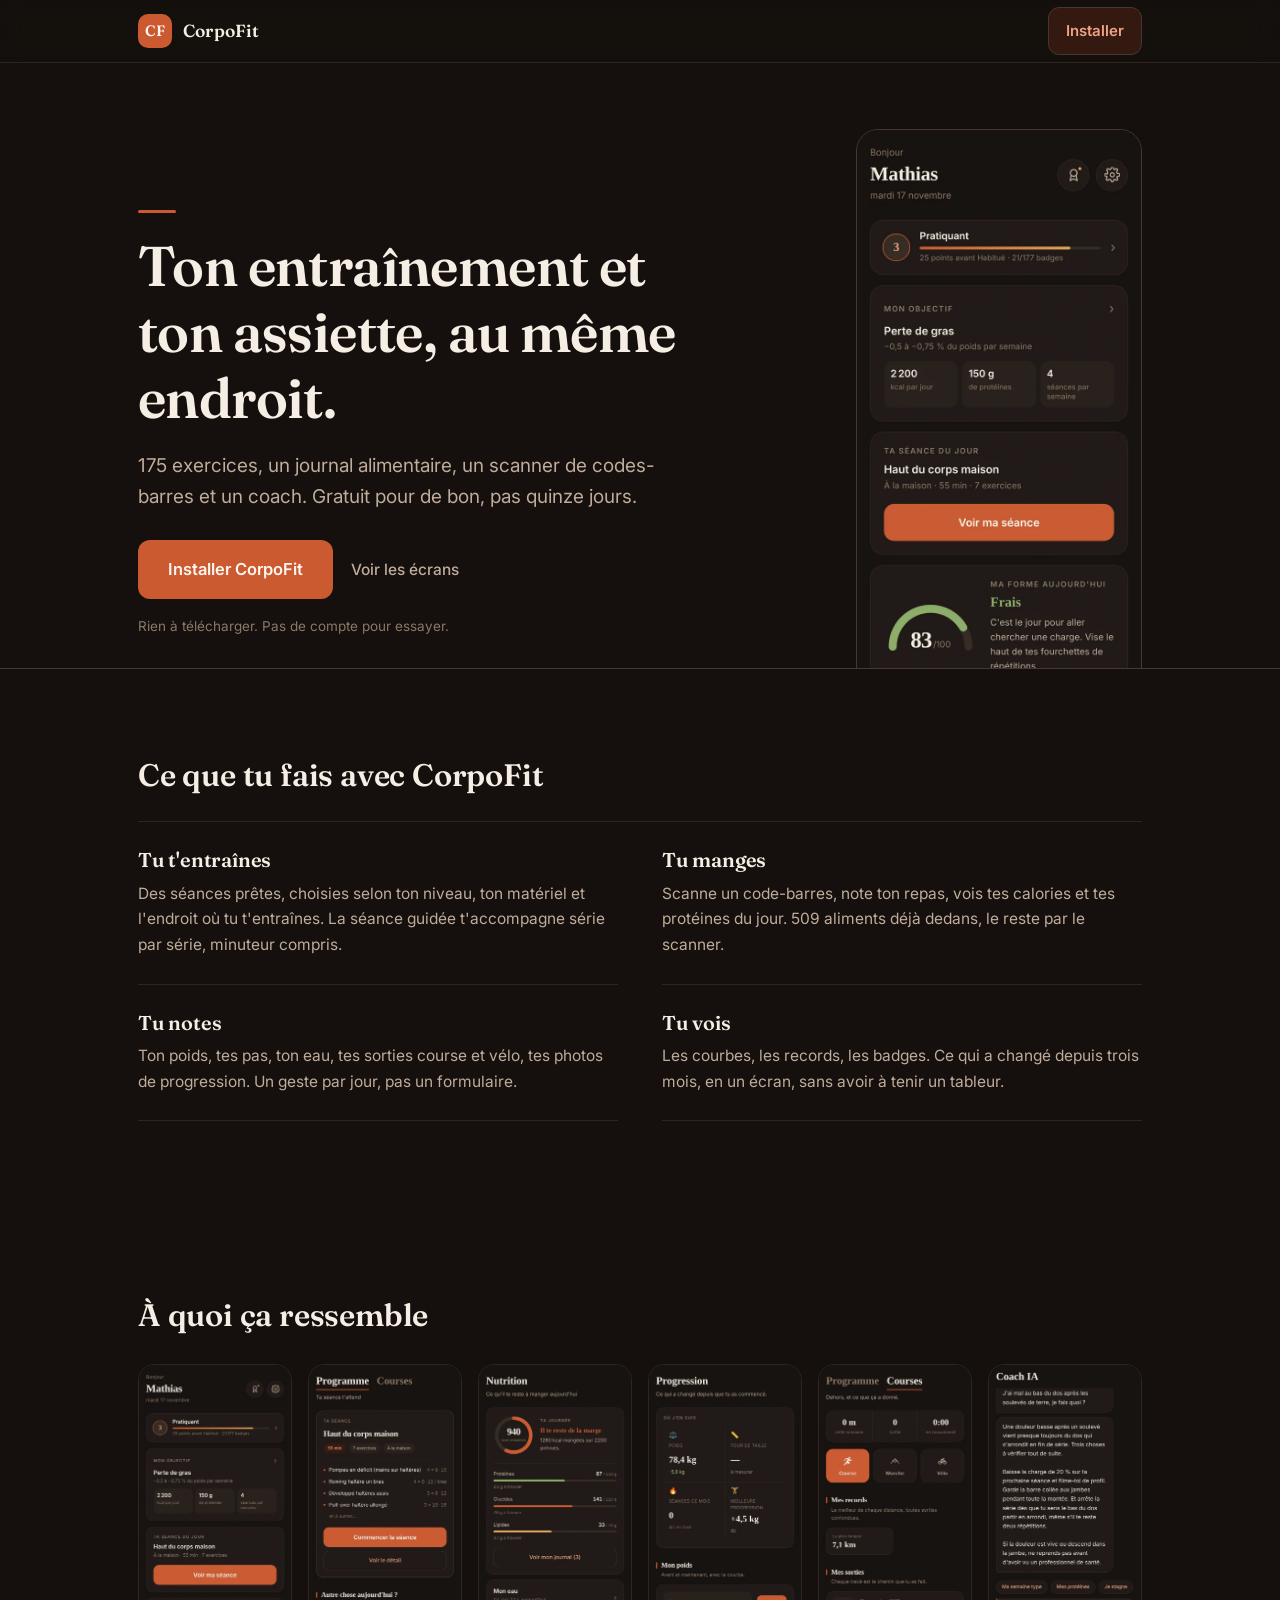
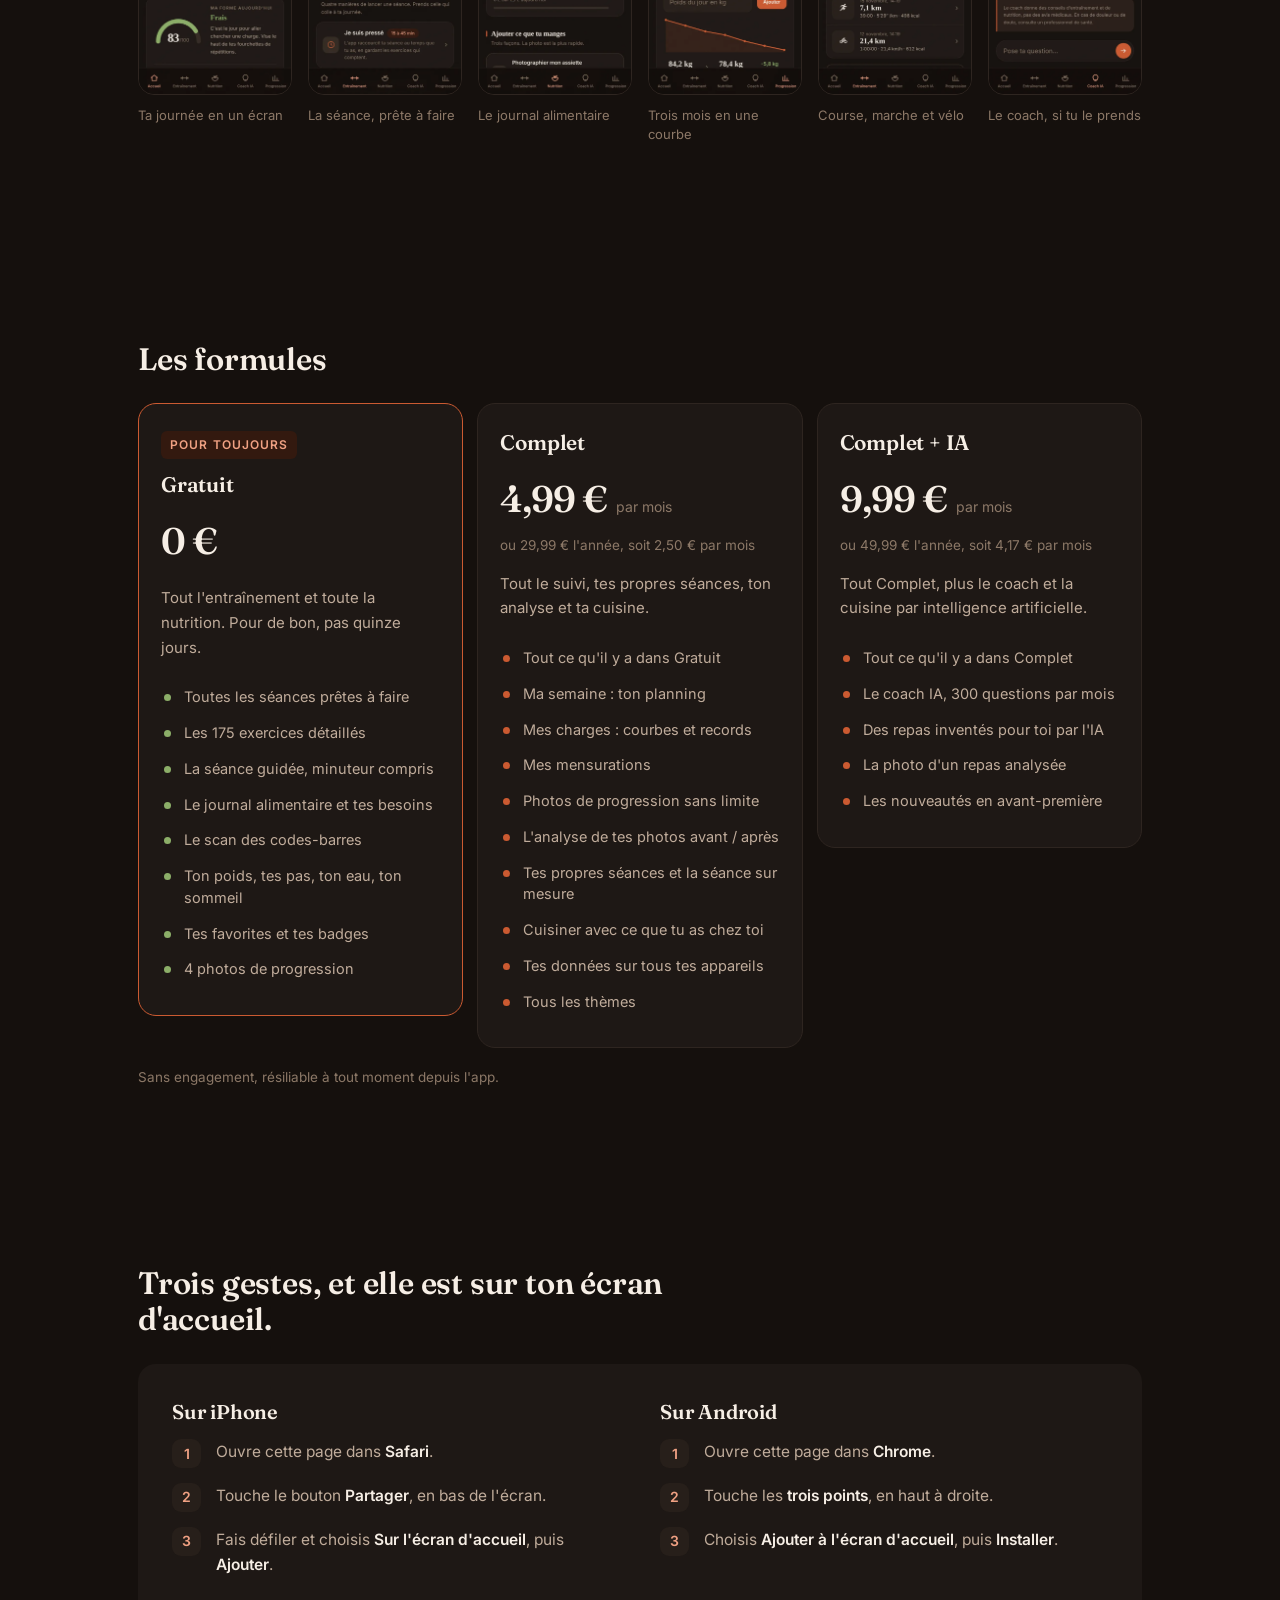
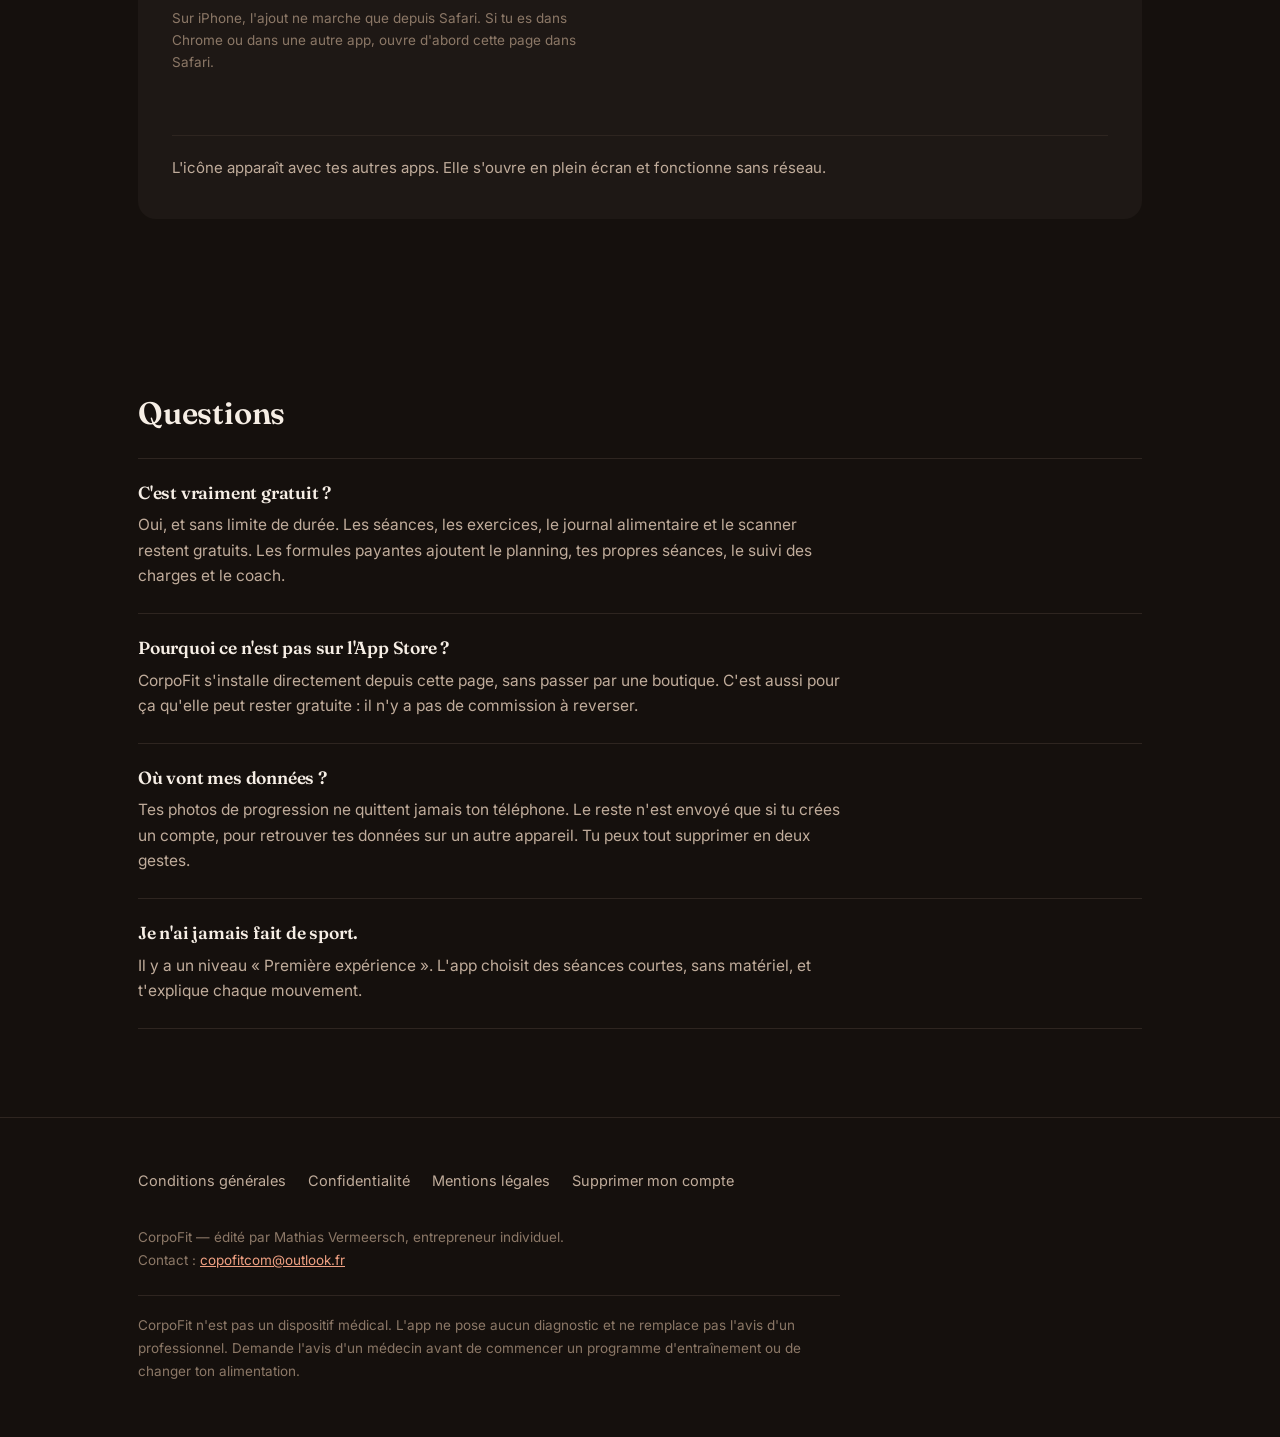
<file: index.html>
<!DOCTYPE html>
<html lang="fr">
<head>
<meta charset="utf-8">
<meta name="viewport" content="width=device-width,initial-scale=1,viewport-fit=cover">
<title>CorpoFit — ton entraînement et ton assiette, au même endroit</title>
<meta name="description" content="175 exercices, un journal alimentaire, un scanner de codes-barres et un coach. Gratuit pour de bon, pas quinze jours. S'installe depuis ton navigateur, sans passer par une boutique.">
<meta name="theme-color" content="#15100D">

<meta property="og:type" content="website">
<meta property="og:title" content="CorpoFit — ton entraînement et ton assiette, au même endroit">
<meta property="og:description" content="175 exercices, un journal alimentaire, un scanner de codes-barres et un coach. Gratuit pour de bon, pas quinze jours.">
<meta property="og:image" content="img/partage.jpg">
<meta property="og:locale" content="fr_FR">
<meta name="twitter:card" content="summary_large_image">

<link rel="preconnect" href="https://fonts.googleapis.com">
<link rel="preconnect" href="https://fonts.gstatic.com" crossorigin>
<link href="https://fonts.googleapis.com/css2?family=Fraunces:opsz,wght@9..144,500;9..144,600&family=Inter:wght@400;500;600&display=swap" rel="stylesheet">

<style>
:root{
  --bg:#15100D; --surface:#1E1815; --surface-2:#271F1A;
  --border:#2E2520; --border-2:#463830;
  --accent:#CB5A31; --accent-ink:#F0A183; --accent-soft:#33190F;
  --text:#F6EEE5; --text-2:#C0AC9B; --text-3:#8C7867;
  --btn-txt:#FFF6EF; --green:#8CAE68;
  --r:18px; --r-s:12px;
  --gut:16px;
}
*{box-sizing:border-box;}
html{-webkit-text-size-adjust:100%;}
body{
  margin:0; background:var(--bg); color:var(--text);
  font-family:'Inter',-apple-system,BlinkMacSystemFont,'Segoe UI',Roboto,sans-serif;
  font-size:16px; line-height:1.65; -webkit-font-smoothing:antialiased;
  overflow-x:hidden;
}
h1,h2,h3{font-family:'Fraunces',Georgia,serif; font-weight:600; line-height:1.18; margin:0; letter-spacing:-.2px;}
p{margin:0;}
a{color:var(--accent-ink);}
a:hover{color:var(--text);}
img{display:block; max-width:100%; height:auto;}
:focus-visible{outline:2px solid var(--accent-ink); outline-offset:3px; border-radius:4px;}

.wrap{max-width:1060px; margin:0 auto; padding:0 var(--gut);}
section{padding:56px 0;}
section > .wrap > h2{font-size:clamp(23px,5.8vw,31px); max-width:17em;}
.rule{width:38px; height:3px; background:var(--accent); border-radius:2px;}

/* ───────── en-tête ───────── */
.bar{position:sticky; top:0; z-index:40; background:rgba(21,16,13,.88); backdrop-filter:blur(12px); border-bottom:1px solid var(--border);}
.bar .wrap{display:flex; align-items:center; justify-content:space-between; height:62px;}
.marque{display:flex; align-items:center; gap:11px; text-decoration:none; color:var(--text); min-height:44px;}
.cf{width:34px; height:34px; border-radius:10px; background:var(--accent); display:flex; align-items:center; justify-content:center;
    font-family:'Fraunces',Georgia,serif; font-weight:600; font-size:15px; color:#FFF6EF; flex:0 0 auto;}
.marque b{font-family:'Fraunces',Georgia,serif; font-weight:600; font-size:17.5px; letter-spacing:.2px;}
.bar .mini{display:flex; align-items:center; font-size:15px; font-weight:600;
  color:var(--accent-ink); text-decoration:none; padding:11px 17px; min-height:44px;
  background:var(--accent-soft); border:1px solid var(--border-2); border-radius:11px;}
.bar .mini:hover{background:var(--accent); color:var(--btn-txt); border-color:var(--accent);}

/* ───────── bandeau navigateur intégré ───────── */
.avis{display:none; background:var(--accent-soft); border-bottom:1px solid var(--border-2); color:var(--accent-ink); font-size:14px;}
.avis.on{display:block;}
.avis .wrap{padding-top:13px; padding-bottom:13px; line-height:1.55;}

/* ───────── héros ───────── */
.heros{padding-top:46px; padding-bottom:0; overflow:hidden; border-bottom:1px solid var(--border-2);}
.heros .wrap{display:grid; gap:34px;}
.h-txt{max-width:560px; padding-bottom:30px;}
.heros h1{font-size:clamp(31px,8.2vw,56px); letter-spacing:-.6px; margin-top:20px;}
.h-sous{color:var(--text-2); font-size:clamp(16px,4vw,19px); margin-top:18px; max-width:30em;}
.h-act{display:flex; flex-wrap:wrap; align-items:center; gap:14px; margin-top:28px;}
.btn{display:inline-block; background:var(--accent); color:var(--btn-txt); text-decoration:none;
     font-size:16.5px; font-weight:600; padding:16px 30px; border-radius:var(--r-s); border:0; cursor:pointer;
     font-family:inherit; min-height:44px;}
.btn:hover{background:#D9663B; color:var(--btn-txt);}
.btn-2{display:inline-block; color:var(--text-2); text-decoration:none; font-size:15.5px; font-weight:500; padding:14px 4px; min-height:44px;}
.btn-2:hover{color:var(--text);}
.h-note{color:var(--text-3); font-size:13.5px; margin-top:16px;}
.h-img{justify-self:center; width:min(268px,74vw); margin-bottom:-56px;}
.h-img img{border-radius:22px; border:1px solid var(--border-2);}

/* ───────── ce que l'app fait ───────── */
.quoi{display:grid; gap:0; margin-top:28px; border-top:1px solid var(--border);}
.quoi > div{padding:26px 0; border-bottom:1px solid var(--border);}
.quoi h3{font-size:20px;}
.quoi p{color:var(--text-2); margin-top:9px; font-size:15.5px; max-width:46em;}

/* ───────── écrans ───────── */
.defil{display:flex; gap:16px; overflow-x:auto; scroll-snap-type:x mandatory;
       padding:4px var(--gut) 20px; margin:26px calc(var(--gut) * -1) 0; -webkit-overflow-scrolling:touch;}
.defil::-webkit-scrollbar{height:6px;}
.defil::-webkit-scrollbar-thumb{background:var(--border-2); border-radius:3px;}
.vign{flex:0 0 auto; width:208px; scroll-snap-align:center; margin:0;}
.vign img{border-radius:16px; border:1px solid var(--border);}
.vign figcaption{color:var(--text-3); font-size:13px; margin-top:11px; line-height:1.5;}

/* ───────── prix ───────── */
.prix{display:grid; gap:14px; margin-top:26px;}
.plan{background:var(--surface); border:1px solid var(--border); border-radius:var(--r); padding:26px 22px 28px;}
.plan.fort{border-color:var(--accent);}
.plan .tag{display:inline-block; font-size:12px; font-weight:600; letter-spacing:1.1px; text-transform:uppercase;
           color:var(--accent-ink); background:var(--accent-soft); border-radius:6px; padding:4px 9px; margin-bottom:13px;}
.plan h3{font-size:21px;}
.plan .euro{display:flex; align-items:baseline; gap:9px; margin-top:13px;}
.plan .gros{font-family:'Fraunces',Georgia,serif; font-size:37px; font-weight:600; letter-spacing:-1px;}
.plan .mois{color:var(--text-3); font-size:14px;}
.plan .an{color:var(--text-3); font-size:13.5px; margin-top:5px;}
.plan .phrase{color:var(--text-2); font-size:15px; margin-top:15px;}
.plan ul{list-style:none; margin:19px 0 0; padding:0;}
.plan li{color:var(--text-2); font-size:14.5px; padding:7px 0 7px 23px; position:relative; line-height:1.5;}
.plan li::before{content:''; position:absolute; left:3px; top:15px; width:7px; height:7px; border-radius:50%; background:var(--accent);}
.plan.fort li::before{background:var(--green);}
.p-note{color:var(--text-3); font-size:13.5px; margin-top:18px;}

/* ───────── installation ───────── */
.poser{background:var(--surface); border-radius:var(--r); padding:30px 22px 32px; margin-top:26px;}
.col{display:none;}
.col.on{display:block;}
.col h3{font-size:20px; margin-bottom:17px;}
.col ol{margin:0; padding-left:0; list-style:none; counter-reset:p;}
.col li{counter-increment:p; position:relative; padding:0 0 19px 44px; color:var(--text-2); font-size:15.5px; line-height:1.6;}
.col li::before{content:counter(p); position:absolute; left:0; top:-1px; width:29px; height:29px; border-radius:9px;
                background:var(--surface-2); color:var(--accent-ink); font-size:14px; font-weight:600;
                display:flex; align-items:center; justify-content:center;}
.col li b{color:var(--text); font-weight:600;}
.bascule{margin-top:6px; background:none; border:0; color:var(--accent-ink); font-family:inherit;
         font-size:14.5px; font-weight:500; cursor:pointer; padding:12px 2px; min-height:44px; text-align:left;}
.bascule:hover{color:var(--text);}
.apres{border-top:1px solid var(--border); margin-top:22px; padding-top:20px; color:var(--text-2); font-size:15px;}
.garde{color:var(--text-3); font-size:13.5px; margin-top:12px; line-height:1.6;}

/* ───────── questions ───────── */
.q{border-top:1px solid var(--border); margin-top:26px;}
.q > div{padding:24px 0; border-bottom:1px solid var(--border);}
.q h3{font-size:17.5px;}
.q p{color:var(--text-2); font-size:15.5px; margin-top:9px; max-width:46em;}

/* ───────── pied ───────── */
footer{border-top:1px solid var(--border); padding:40px 0 54px; color:var(--text-3); font-size:13.5px;}
footer nav{display:flex; flex-wrap:wrap; gap:7px 22px; margin-bottom:22px;}
footer nav a{color:var(--text-2); text-decoration:none; font-size:14.5px; padding:11px 0; display:inline-flex; align-items:center; min-height:44px;}
footer nav a:hover{color:var(--text); text-decoration:underline;}
.f-bloc{line-height:1.75; max-width:52em;}
.f-sante{border-top:1px solid var(--border); margin-top:22px; padding-top:18px; max-width:52em; line-height:1.7;}
.trou{color:#E4B8A2; background:var(--accent-soft); border-radius:5px; padding:1px 6px; font-size:.94em;}

@media (min-width:760px){
  :root{--gut:28px;}
  section{padding:88px 0;}
  .heros{padding-top:66px;}
  .heros .wrap{grid-template-columns:1fr auto; align-items:end; gap:44px;}
  .h-img{width:286px; margin-bottom:-78px; justify-self:end;}
  .quoi{grid-template-columns:1fr 1fr; column-gap:44px;}
  .quoi > div:nth-child(-n+2){border-top:0;}
  .prix{grid-template-columns:repeat(3,1fr); align-items:start;}
  .poser{display:grid; grid-template-columns:1fr 1fr; gap:40px; padding:36px 34px 38px;}
  .poser .deux{grid-column:1 / -1;}
  .defil{display:grid; grid-template-columns:repeat(6,1fr); overflow:visible;
         margin-left:0; margin-right:0; padding-left:0; padding-right:0;}
  .vign{width:auto;}
}
@media (prefers-reduced-motion:no-preference){
  .h-img{animation:monte .7s cubic-bezier(.22,.8,.3,1) both;}
  .h-txt{animation:monte .55s cubic-bezier(.22,.8,.3,1) both;}
  @keyframes monte{from{opacity:0; transform:translateY(16px);} to{opacity:1; transform:none;}}
}
</style>
</head>
<body>

<div class="avis" id="avis" role="status">
  <div class="wrap">Tu es dans le navigateur d'une autre app. Ouvre cette page dans Safari pour pouvoir installer CorpoFit.</div>
</div>

<header class="bar">
  <div class="wrap">
    <a class="marque" href="index.html"><span class="cf" aria-hidden="true">CF</span><b>CorpoFit</b></a>
    <a class="mini" href="#installer">Installer</a>
  </div>
</header>

<main>

  <section class="heros">
    <div class="wrap">
      <div class="h-txt">
        <div class="rule" aria-hidden="true"></div>
        <h1>Ton entraînement et ton assiette, au même endroit.</h1>
        <p class="h-sous">175 exercices, un journal alimentaire, un scanner de codes-barres et un coach. Gratuit pour de bon, pas quinze jours.</p>
        <div class="h-act">
          <a class="btn" href="#installer">Installer CorpoFit</a>
          <a class="btn-2" href="#ecrans">Voir les écrans</a>
        </div>
        <p class="h-note">Rien à télécharger. Pas de compte pour essayer.</p>
      </div>
      <div class="h-img">
        <picture>
          <source srcset="img/accueil.webp" type="image/webp">
          <img src="img/accueil.jpg" width="620" height="1342" fetchpriority="high"
               alt="L'écran d'accueil de CorpoFit : le rang de l'utilisateur, son objectif avec 2 200 kcal et 150 g de protéines par jour, la séance du jour et un indice de forme.">
        </picture>
      </div>
    </div>
  </section>

  <section>
    <div class="wrap">
      <h2>Ce que tu fais avec CorpoFit</h2>
      <div class="quoi">
        <div>
          <h3>Tu t'entraînes</h3>
          <p>Des séances prêtes, choisies selon ton niveau, ton matériel et l'endroit où tu t'entraînes. La séance guidée t'accompagne série par série, minuteur compris.</p>
        </div>
        <div>
          <h3>Tu manges</h3>
          <p>Scanne un code-barres, note ton repas, vois tes calories et tes protéines du jour. 509 aliments déjà dedans, le reste par le scanner.</p>
        </div>
        <div>
          <h3>Tu notes</h3>
          <p>Ton poids, tes pas, ton eau, tes sorties course et vélo, tes photos de progression. Un geste par jour, pas un formulaire.</p>
        </div>
        <div>
          <h3>Tu vois</h3>
          <p>Les courbes, les records, les badges. Ce qui a changé depuis trois mois, en un écran, sans avoir à tenir un tableur.</p>
        </div>
      </div>
    </div>
  </section>

  <section id="ecrans">
    <div class="wrap">
      <h2>À quoi ça ressemble</h2>
    </div>
    <div class="wrap">
      <div class="defil">
        <figure class="vign">
          <picture><source srcset="img/accueil.webp" type="image/webp">
          <img src="img/accueil.jpg" width="620" height="1342" loading="lazy" alt="Écran d'accueil : objectif quotidien, séance du jour et indice de forme."></picture>
          <figcaption>Ta journée en un écran</figcaption>
        </figure>
        <figure class="vign">
          <picture><source srcset="img/entrainement.webp" type="image/webp">
          <img src="img/entrainement.jpg" width="620" height="1342" loading="lazy" alt="Écran d'entraînement : la séance choisie, sa durée et la liste des exercices."></picture>
          <figcaption>La séance, prête à faire</figcaption>
        </figure>
        <figure class="vign">
          <picture><source srcset="img/nutrition.webp" type="image/webp">
          <img src="img/nutrition.jpg" width="620" height="1342" loading="lazy" alt="Écran de nutrition : calories et macronutriments du jour, repas déjà notés."></picture>
          <figcaption>Le journal alimentaire</figcaption>
        </figure>
        <figure class="vign">
          <picture><source srcset="img/progression.webp" type="image/webp">
          <img src="img/progression.jpg" width="620" height="1342" loading="lazy" alt="Écran de progression : courbe de poids sur trois mois et résumé des séances."></picture>
          <figcaption>Trois mois en une courbe</figcaption>
        </figure>
        <figure class="vign">
          <picture><source srcset="img/courses.webp" type="image/webp">
          <img src="img/courses.jpg" width="620" height="1342" loading="lazy" alt="Écran des sorties : une course à pied et une sortie vélo avec distance, durée et calories."></picture>
          <figcaption>Course, marche et vélo</figcaption>
        </figure>
        <figure class="vign">
          <picture><source srcset="img/coach.webp" type="image/webp">
          <img src="img/coach.jpg" width="620" height="1342" loading="lazy" alt="Écran du coach : une question sur une douleur au dos et la réponse détaillée du coach."></picture>
          <figcaption>Le coach, si tu le prends</figcaption>
        </figure>
      </div>
    </div>
  </section>

  <section id="prix">
    <div class="wrap">
      <h2>Les formules</h2>
      <div class="prix">

        <div class="plan fort">
          <span class="tag">Pour toujours</span>
          <h3>Gratuit</h3>
          <div class="euro"><span class="gros">0 €</span></div>
          <p class="phrase">Tout l'entraînement et toute la nutrition. Pour de bon, pas quinze jours.</p>
          <ul>
            <li>Toutes les séances prêtes à faire</li>
            <li>Les 175 exercices détaillés</li>
            <li>La séance guidée, minuteur compris</li>
            <li>Le journal alimentaire et tes besoins</li>
            <li>Le scan des codes-barres</li>
            <li>Ton poids, tes pas, ton eau, ton sommeil</li>
            <li>Tes favorites et tes badges</li>
            <li>4 photos de progression</li>
          </ul>
        </div>

        <div class="plan">
          <h3>Complet</h3>
          <div class="euro"><span class="gros">4,99 €</span><span class="mois">par mois</span></div>
          <p class="an">ou 29,99 € l'année, soit 2,50 € par mois</p>
          <p class="phrase">Tout le suivi, tes propres séances, ton analyse et ta cuisine.</p>
          <ul>
            <li>Tout ce qu'il y a dans Gratuit</li>
            <li>Ma semaine : ton planning</li>
            <li>Mes charges : courbes et records</li>
            <li>Mes mensurations</li>
            <li>Photos de progression sans limite</li>
            <li>L'analyse de tes photos avant / après</li>
            <li>Tes propres séances et la séance sur mesure</li>
            <li>Cuisiner avec ce que tu as chez toi</li>
            <li>Tes données sur tous tes appareils</li>
            <li>Tous les thèmes</li>
          </ul>
        </div>

        <div class="plan">
          <h3>Complet + IA</h3>
          <div class="euro"><span class="gros">9,99 €</span><span class="mois">par mois</span></div>
          <p class="an">ou 49,99 € l'année, soit 4,17 € par mois</p>
          <p class="phrase">Tout Complet, plus le coach et la cuisine par intelligence artificielle.</p>
          <ul>
            <li>Tout ce qu'il y a dans Complet</li>
            <li>Le coach IA, 300 questions par mois</li>
            <li>Des repas inventés pour toi par l'IA</li>
            <li>La photo d'un repas analysée</li>
            <li>Les nouveautés en avant-première</li>
          </ul>
        </div>

      </div>
      <p class="p-note">Sans engagement, résiliable à tout moment depuis l'app.</p>
    </div>
  </section>

  <section id="installer">
    <div class="wrap">
      <h2>Trois gestes, et elle est sur ton écran d'accueil.</h2>

      <div class="poser">

        <div class="col" id="cIos">
          <h3>Sur iPhone</h3>
          <ol>
            <li>Ouvre cette page dans <b>Safari</b>.</li>
            <li>Touche le bouton <b>Partager</b>, en bas de l'écran.</li>
            <li>Fais défiler et choisis <b>Sur l'écran d'accueil</b>, puis <b>Ajouter</b>.</li>
          </ol>
          <p class="garde">Sur iPhone, l'ajout ne marche que depuis Safari. Si tu es dans Chrome ou dans une autre app, ouvre d'abord cette page dans Safari.</p>
        </div>

        <div class="col" id="cDroid">
          <h3>Sur Android</h3>
          <ol>
            <li>Ouvre cette page dans <b>Chrome</b>.</li>
            <li>Touche les <b>trois points</b>, en haut à droite.</li>
            <li>Choisis <b>Ajouter à l'écran d'accueil</b>, puis <b>Installer</b>.</li>
          </ol>
        </div>

        <div class="deux">
          <button class="bascule" id="autre" type="button" hidden></button>
          <p class="apres">L'icône apparaît avec tes autres apps. Elle s'ouvre en plein écran et fonctionne sans réseau.</p>
        </div>

      </div>
    </div>
  </section>

  <section>
    <div class="wrap">
      <h2>Questions</h2>
      <div class="q">
        <div>
          <h3>C'est vraiment gratuit ?</h3>
          <p>Oui, et sans limite de durée. Les séances, les exercices, le journal alimentaire et le scanner restent gratuits. Les formules payantes ajoutent le planning, tes propres séances, le suivi des charges et le coach.</p>
        </div>
        <div>
          <h3>Pourquoi ce n'est pas sur l'App Store ?</h3>
          <p>CorpoFit s'installe directement depuis cette page, sans passer par une boutique. C'est aussi pour ça qu'elle peut rester gratuite : il n'y a pas de commission à reverser.</p>
        </div>
        <div>
          <h3>Où vont mes données ?</h3>
          <p>Tes photos de progression ne quittent jamais ton téléphone. Le reste n'est envoyé que si tu crées un compte, pour retrouver tes données sur un autre appareil. Tu peux tout supprimer en deux gestes.</p>
        </div>
        <div>
          <h3>Je n'ai jamais fait de sport.</h3>
          <p>Il y a un niveau « Première expérience ». L'app choisit des séances courtes, sans matériel, et t'explique chaque mouvement.</p>
        </div>
      </div>
    </div>
  </section>

</main>

<footer>
  <div class="wrap">
    <nav aria-label="Pages légales">
      <a href="cgu.html">Conditions générales</a>
      <a href="confidentialite.html">Confidentialité</a>
      <a href="mentions.html">Mentions légales</a>
      <a href="suppression.html">Supprimer mon compte</a>
    </nav>
    <p class="f-bloc">CorpoFit — édité par Mathias Vermeersch, entrepreneur individuel.<br>
      Contact : <a href="mailto:copofitcom@outlook.fr">copofitcom@outlook.fr</a></p>
    <p class="f-sante">CorpoFit n'est pas un dispositif médical. L'app ne pose aucun diagnostic et ne remplace pas l'avis d'un professionnel. Demande l'avis d'un médecin avant de commencer un programme d'entraînement ou de changer ton alimentation.</p>
  </div>
</footer>

<script>
(function(){
  var ua = navigator.userAgent || '';
  var iOS = /iPad|iPhone|iPod/.test(ua) ||
            (navigator.platform === 'MacIntel' && navigator.maxTouchPoints > 1);
  var droid = /Android/i.test(ua);
  var integre = /FBAN|FBAV|FB_IAB|Instagram|Line\/|Snapchat|TikTok|Twitter|LinkedInApp|Pinterest/i.test(ua);

  var cIos   = document.getElementById('cIos');
  var cDroid = document.getElementById('cDroid');
  var autre  = document.getElementById('autre');

  /* Ordinateur ou mobile inconnu : les deux colonnes, sans bascule. */
  if(!iOS && !droid){
    cIos.classList.add('on');
    cDroid.classList.add('on');
  }else{
    (iOS ? cIos : cDroid).classList.add('on');
    autre.hidden = false;
    autre.textContent = iOS ? 'Je suis sur Android' : 'Je suis sur iPhone';
    autre.addEventListener('click', function(){
      var surIos = cIos.classList.contains('on');
      cIos.classList.toggle('on', !surIos);
      cDroid.classList.toggle('on', surIos);
      autre.textContent = surIos ? 'Je suis sur iPhone' : 'Je suis sur Android';
    });
  }

  /* Dans Instagram ou Messenger, « Sur l'écran d'accueil » n'existe pas :
     on le dit avant que la personne cherche. */
  if(integre) document.getElementById('avis').classList.add('on');
})();
</script>

</body>
</html>
</file>
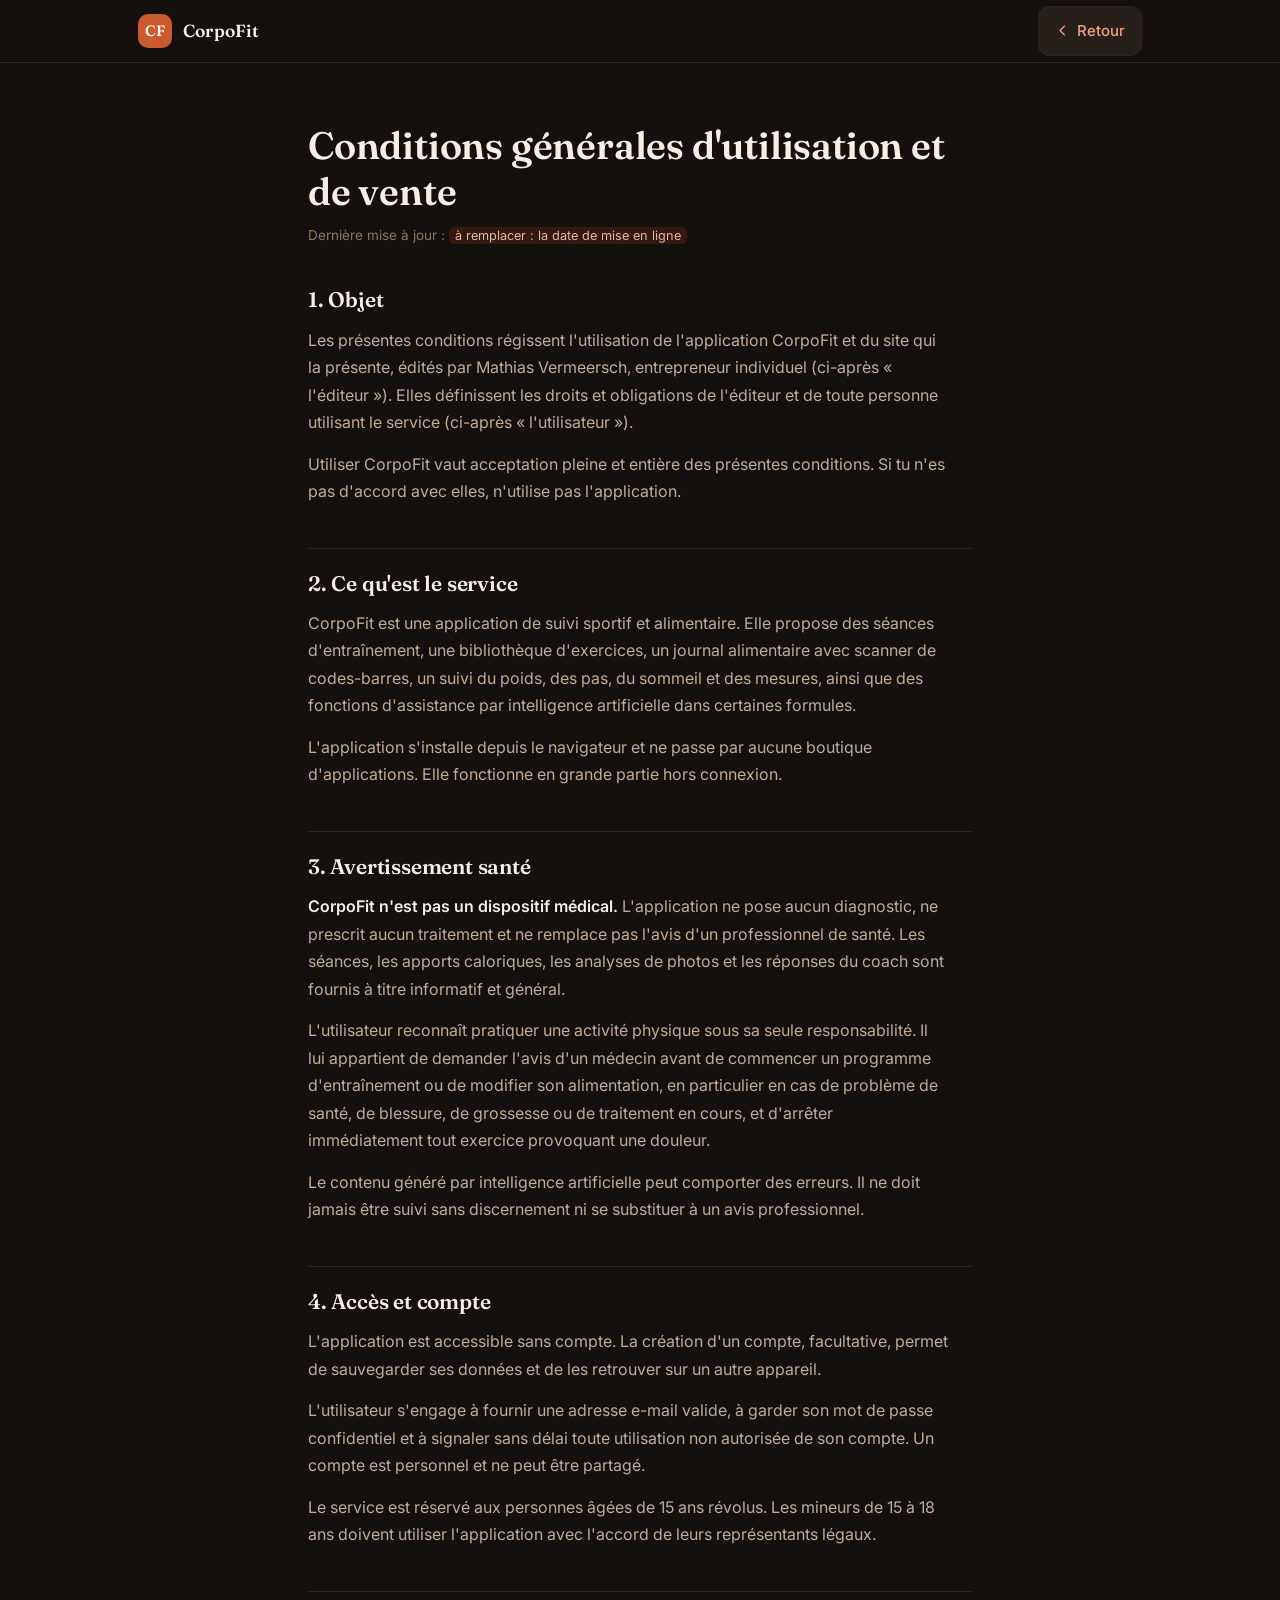
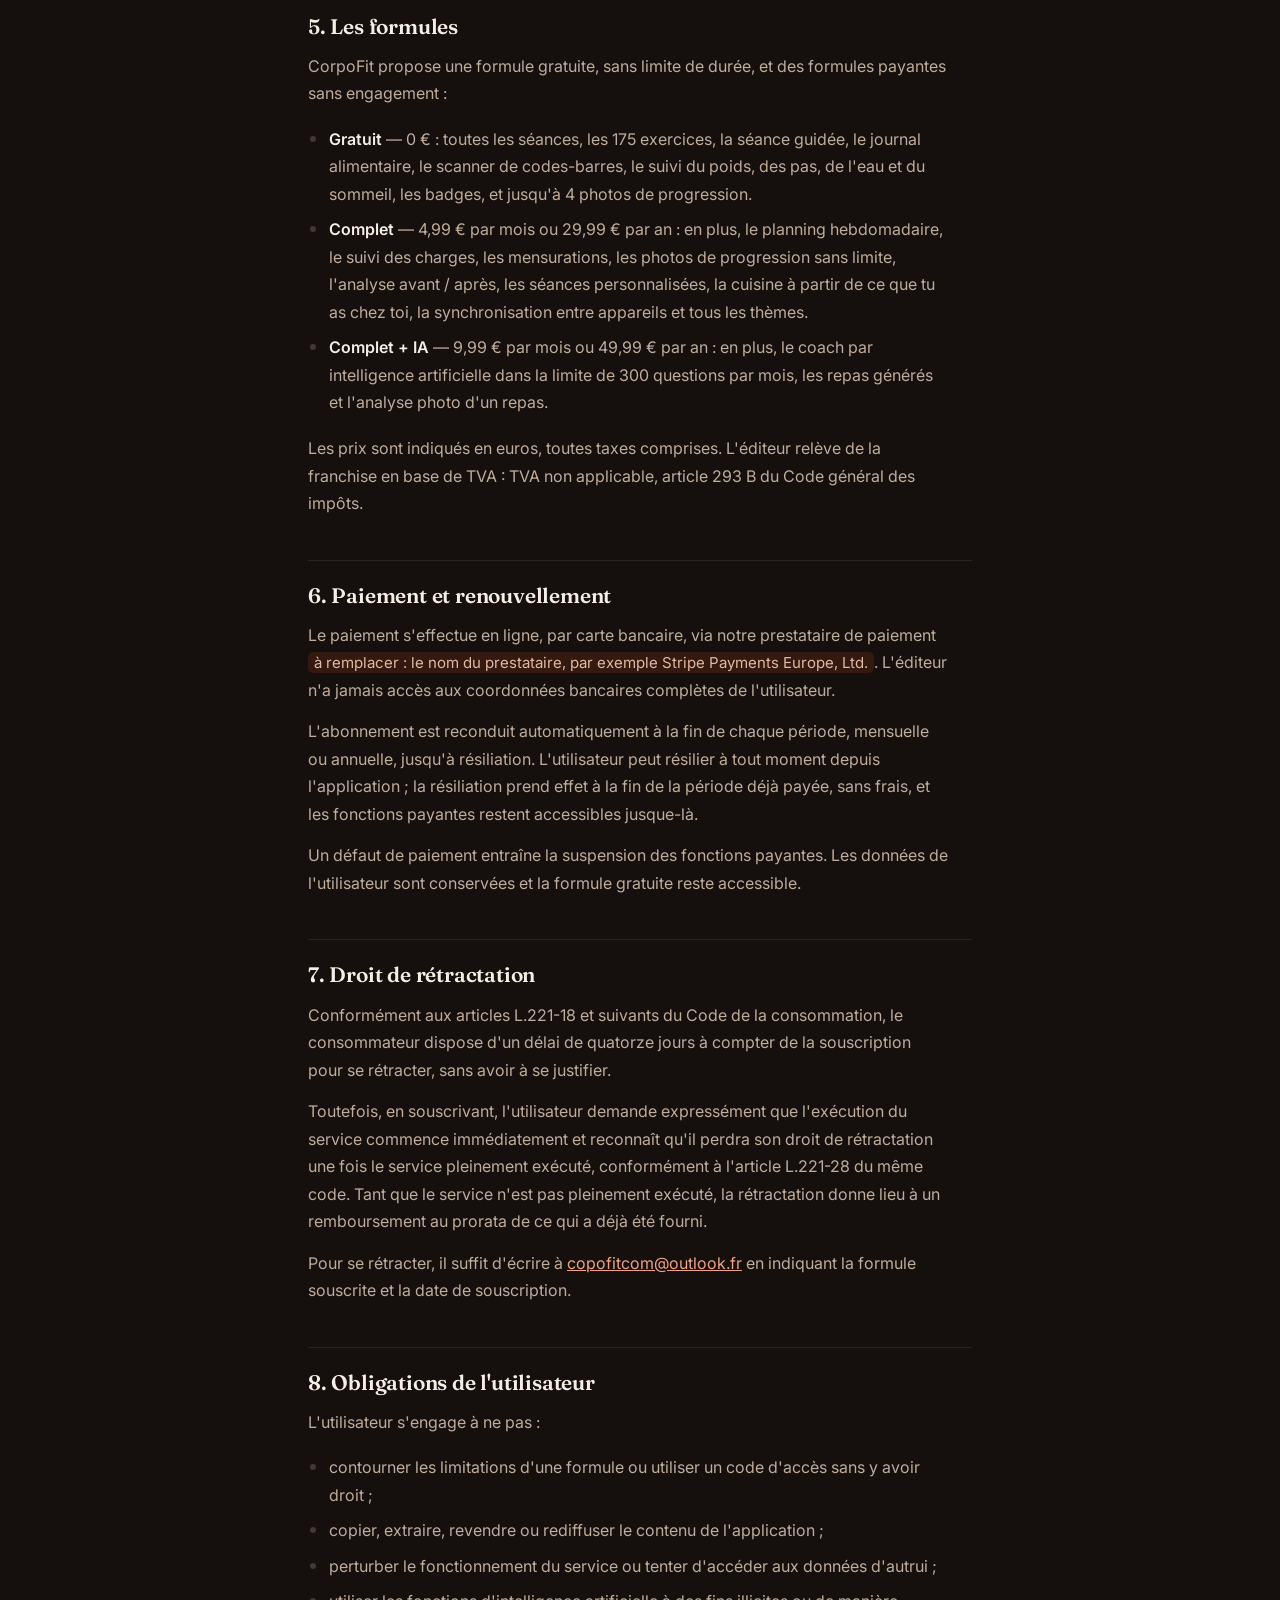
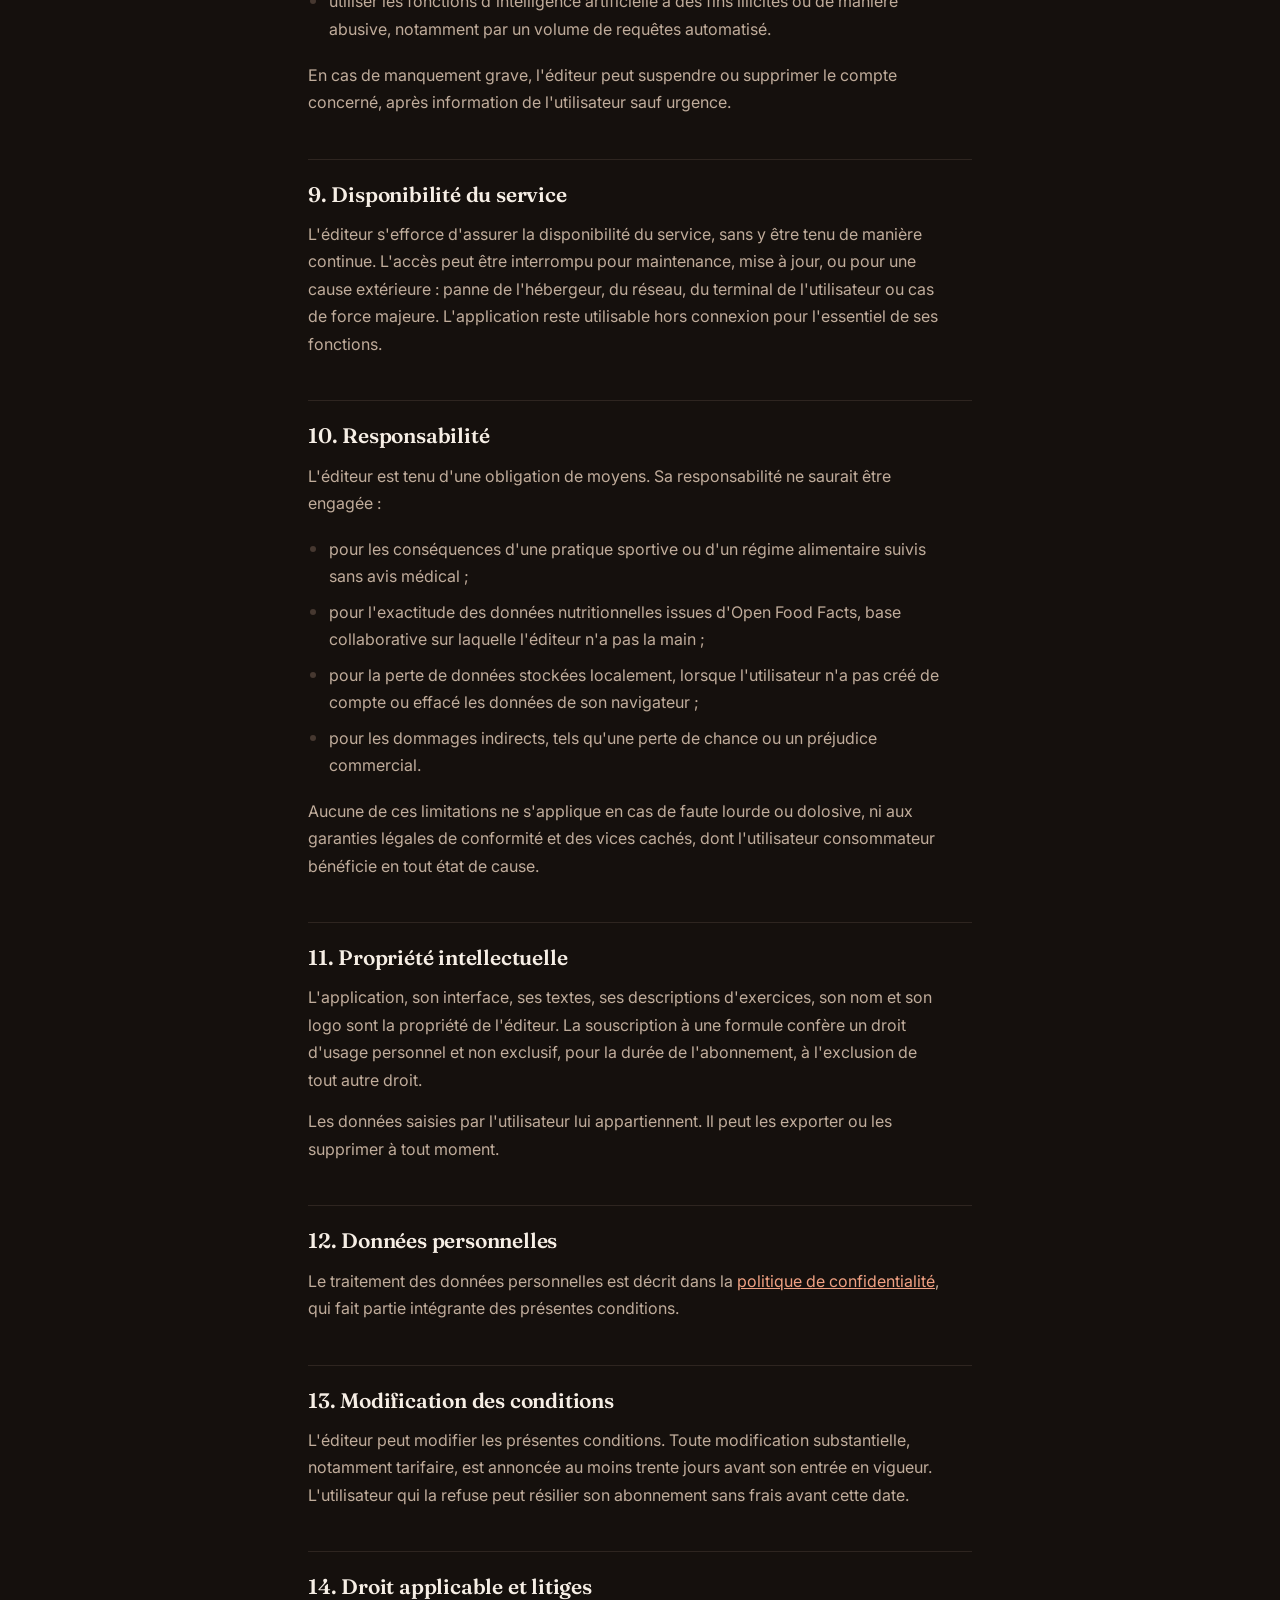
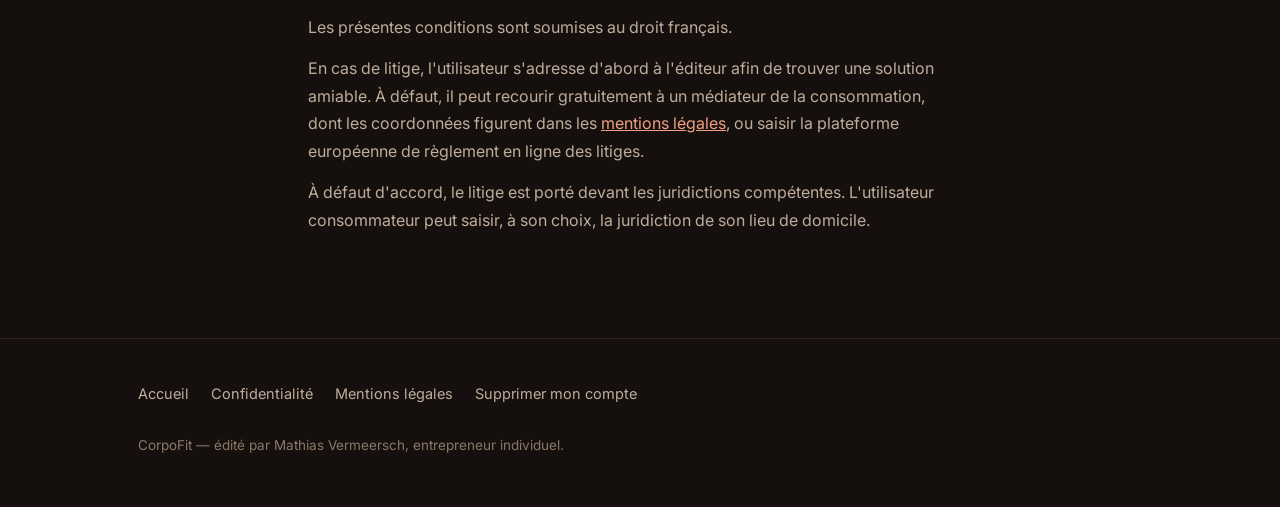
<file: cgu.html>
<!DOCTYPE html>
<html lang="fr">
<head>
<meta charset="utf-8">
<meta name="viewport" content="width=device-width,initial-scale=1,viewport-fit=cover">
<title>Conditions générales — CorpoFit</title>
<meta name="description" content="Conditions générales d'utilisation et de vente de l'application CorpoFit.">
<meta name="theme-color" content="#15100D">
<link rel="preconnect" href="https://fonts.googleapis.com">
<link rel="preconnect" href="https://fonts.gstatic.com" crossorigin>
<link href="https://fonts.googleapis.com/css2?family=Fraunces:opsz,wght@9..144,600&family=Inter:wght@400;500;600&display=swap" rel="stylesheet">
<link rel="stylesheet" href="legal.css">
</head>
<body>

<header class="bar">
  <div class="wrap">
    <a class="marque" href="index.html"><span class="cf" aria-hidden="true">CF</span><b>CorpoFit</b></a>
    <a class="mini" href="index.html"><svg width="15" height="15" viewBox="0 0 24 24" fill="none" stroke="currentColor" stroke-width="2.2" stroke-linecap="round" stroke-linejoin="round" aria-hidden="true"><path d="M15 5l-7 7 7 7"/></svg>Retour</a>
  </div>
</header>

<main>
  <div class="wrap">

    <h1>Conditions générales d'utilisation et de vente</h1>
    <p class="maj">Dernière mise à jour : <span class="trou">à remplacer : la date de mise en ligne</span></p>

    <h2>1. Objet</h2>
    <p>Les présentes conditions régissent l'utilisation de l'application CorpoFit et du site
      qui la présente, édités par Mathias Vermeersch, entrepreneur individuel (ci-après
      « l'éditeur »). Elles définissent les droits et obligations de l'éditeur et de toute
      personne utilisant le service (ci-après « l'utilisateur »).</p>
    <p>Utiliser CorpoFit vaut acceptation pleine et entière des présentes conditions. Si tu
      n'es pas d'accord avec elles, n'utilise pas l'application.</p>

    <h2>2. Ce qu'est le service</h2>
    <p>CorpoFit est une application de suivi sportif et alimentaire. Elle propose des séances
      d'entraînement, une bibliothèque d'exercices, un journal alimentaire avec scanner de
      codes-barres, un suivi du poids, des pas, du sommeil et des mesures, ainsi que des
      fonctions d'assistance par intelligence artificielle dans certaines formules.</p>
    <p>L'application s'installe depuis le navigateur et ne passe par aucune boutique
      d'applications. Elle fonctionne en grande partie hors connexion.</p>

    <h2>3. Avertissement santé</h2>
    <p><strong>CorpoFit n'est pas un dispositif médical.</strong> L'application ne pose aucun
      diagnostic, ne prescrit aucun traitement et ne remplace pas l'avis d'un professionnel de
      santé. Les séances, les apports caloriques, les analyses de photos et les réponses du
      coach sont fournis à titre informatif et général.</p>
    <p>L'utilisateur reconnaît pratiquer une activité physique sous sa seule responsabilité.
      Il lui appartient de demander l'avis d'un médecin avant de commencer un programme
      d'entraînement ou de modifier son alimentation, en particulier en cas de problème de
      santé, de blessure, de grossesse ou de traitement en cours, et d'arrêter immédiatement
      tout exercice provoquant une douleur.</p>
    <p>Le contenu généré par intelligence artificielle peut comporter des erreurs. Il ne doit
      jamais être suivi sans discernement ni se substituer à un avis professionnel.</p>

    <h2>4. Accès et compte</h2>
    <p>L'application est accessible sans compte. La création d'un compte, facultative, permet
      de sauvegarder ses données et de les retrouver sur un autre appareil.</p>
    <p>L'utilisateur s'engage à fournir une adresse e-mail valide, à garder son mot de passe
      confidentiel et à signaler sans délai toute utilisation non autorisée de son compte.
      Un compte est personnel et ne peut être partagé.</p>
    <p>Le service est réservé aux personnes âgées de 15 ans révolus. Les mineurs de 15 à 18 ans
      doivent utiliser l'application avec l'accord de leurs représentants légaux.</p>

    <h2>5. Les formules</h2>
    <p>CorpoFit propose une formule gratuite, sans limite de durée, et des formules payantes
      sans engagement :</p>
    <ul>
      <li><strong>Gratuit</strong> — 0 € : toutes les séances, les 175 exercices, la séance
        guidée, le journal alimentaire, le scanner de codes-barres, le suivi du poids, des
        pas, de l'eau et du sommeil, les badges, et jusqu'à 4 photos de progression.</li>
      <li><strong>Complet</strong> — 4,99 € par mois ou 29,99 € par an : en plus, le planning
        hebdomadaire, le suivi des charges, les mensurations, les photos de progression sans
        limite, l'analyse avant / après, les séances personnalisées, la cuisine à partir de
        ce que tu as chez toi, la synchronisation entre appareils et tous les thèmes.</li>
      <li><strong>Complet + IA</strong> — 9,99 € par mois ou 49,99 € par an : en plus, le coach
        par intelligence artificielle dans la limite de 300 questions par mois, les repas
        générés et l'analyse photo d'un repas.</li>
    </ul>
    <p>Les prix sont indiqués en euros, toutes taxes comprises. L'éditeur relève de la franchise
      en base de TVA : TVA non applicable, article 293 B du Code général des impôts.</p>

    <h2>6. Paiement et renouvellement</h2>
    <p>Le paiement s'effectue en ligne, par carte bancaire, via notre prestataire de paiement
      <span class="trou">à remplacer : le nom du prestataire, par exemple Stripe Payments Europe, Ltd.</span>.
      L'éditeur n'a jamais accès aux coordonnées bancaires complètes de l'utilisateur.</p>
    <p>L'abonnement est reconduit automatiquement à la fin de chaque période, mensuelle ou
      annuelle, jusqu'à résiliation. L'utilisateur peut résilier à tout moment depuis
      l'application ; la résiliation prend effet à la fin de la période déjà payée, sans frais,
      et les fonctions payantes restent accessibles jusque-là.</p>
    <p>Un défaut de paiement entraîne la suspension des fonctions payantes. Les données de
      l'utilisateur sont conservées et la formule gratuite reste accessible.</p>

    <h2>7. Droit de rétractation</h2>
    <p>Conformément aux articles L.221-18 et suivants du Code de la consommation, le
      consommateur dispose d'un délai de quatorze jours à compter de la souscription pour
      se rétracter, sans avoir à se justifier.</p>
    <p>Toutefois, en souscrivant, l'utilisateur demande expressément que l'exécution du service
      commence immédiatement et reconnaît qu'il perdra son droit de rétractation une fois le
      service pleinement exécuté, conformément à l'article L.221-28 du même code. Tant que le
      service n'est pas pleinement exécuté, la rétractation donne lieu à un remboursement au
      prorata de ce qui a déjà été fourni.</p>
    <p>Pour se rétracter, il suffit d'écrire à
      <a href="mailto:copofitcom@outlook.fr">copofitcom@outlook.fr</a> en indiquant la formule
      souscrite et la date de souscription.</p>

    <h2>8. Obligations de l'utilisateur</h2>
    <p>L'utilisateur s'engage à ne pas :</p>
    <ul>
      <li>contourner les limitations d'une formule ou utiliser un code d'accès sans y avoir droit ;</li>
      <li>copier, extraire, revendre ou rediffuser le contenu de l'application ;</li>
      <li>perturber le fonctionnement du service ou tenter d'accéder aux données d'autrui ;</li>
      <li>utiliser les fonctions d'intelligence artificielle à des fins illicites ou de manière
        abusive, notamment par un volume de requêtes automatisé.</li>
    </ul>
    <p>En cas de manquement grave, l'éditeur peut suspendre ou supprimer le compte concerné,
      après information de l'utilisateur sauf urgence.</p>

    <h2>9. Disponibilité du service</h2>
    <p>L'éditeur s'efforce d'assurer la disponibilité du service, sans y être tenu de manière
      continue. L'accès peut être interrompu pour maintenance, mise à jour, ou pour une cause
      extérieure : panne de l'hébergeur, du réseau, du terminal de l'utilisateur ou cas de force
      majeure. L'application reste utilisable hors connexion pour l'essentiel de ses fonctions.</p>

    <h2>10. Responsabilité</h2>
    <p>L'éditeur est tenu d'une obligation de moyens. Sa responsabilité ne saurait être engagée :</p>
    <ul>
      <li>pour les conséquences d'une pratique sportive ou d'un régime alimentaire suivis sans
        avis médical ;</li>
      <li>pour l'exactitude des données nutritionnelles issues d'Open Food Facts, base
        collaborative sur laquelle l'éditeur n'a pas la main ;</li>
      <li>pour la perte de données stockées localement, lorsque l'utilisateur n'a pas créé de
        compte ou effacé les données de son navigateur ;</li>
      <li>pour les dommages indirects, tels qu'une perte de chance ou un préjudice commercial.</li>
    </ul>
    <p>Aucune de ces limitations ne s'applique en cas de faute lourde ou dolosive, ni aux
      garanties légales de conformité et des vices cachés, dont l'utilisateur consommateur
      bénéficie en tout état de cause.</p>

    <h2>11. Propriété intellectuelle</h2>
    <p>L'application, son interface, ses textes, ses descriptions d'exercices, son nom et son
      logo sont la propriété de l'éditeur. La souscription à une formule confère un droit
      d'usage personnel et non exclusif, pour la durée de l'abonnement, à l'exclusion de tout
      autre droit.</p>
    <p>Les données saisies par l'utilisateur lui appartiennent. Il peut les exporter ou les
      supprimer à tout moment.</p>

    <h2>12. Données personnelles</h2>
    <p>Le traitement des données personnelles est décrit dans la
      <a href="confidentialite.html">politique de confidentialité</a>, qui fait partie
      intégrante des présentes conditions.</p>

    <h2>13. Modification des conditions</h2>
    <p>L'éditeur peut modifier les présentes conditions. Toute modification substantielle,
      notamment tarifaire, est annoncée au moins trente jours avant son entrée en vigueur.
      L'utilisateur qui la refuse peut résilier son abonnement sans frais avant cette date.</p>

    <h2>14. Droit applicable et litiges</h2>
    <p>Les présentes conditions sont soumises au droit français.</p>
    <p>En cas de litige, l'utilisateur s'adresse d'abord à l'éditeur afin de trouver une solution
      amiable. À défaut, il peut recourir gratuitement à un médiateur de la consommation, dont
      les coordonnées figurent dans les <a href="mentions.html">mentions légales</a>, ou saisir
      la plateforme européenne de règlement en ligne des litiges.</p>
    <p>À défaut d'accord, le litige est porté devant les juridictions compétentes. L'utilisateur
      consommateur peut saisir, à son choix, la juridiction de son lieu de domicile.</p>

  </div>
</main>

<footer>
  <div class="wrap">
    <nav aria-label="Pages légales">
      <a href="index.html">Accueil</a>
      <a href="confidentialite.html">Confidentialité</a>
      <a href="mentions.html">Mentions légales</a>
      <a href="suppression.html">Supprimer mon compte</a>
    </nav>
    <p>CorpoFit — édité par Mathias Vermeersch, entrepreneur individuel.</p>
  </div>
</footer>

</body>
</html>
</file>
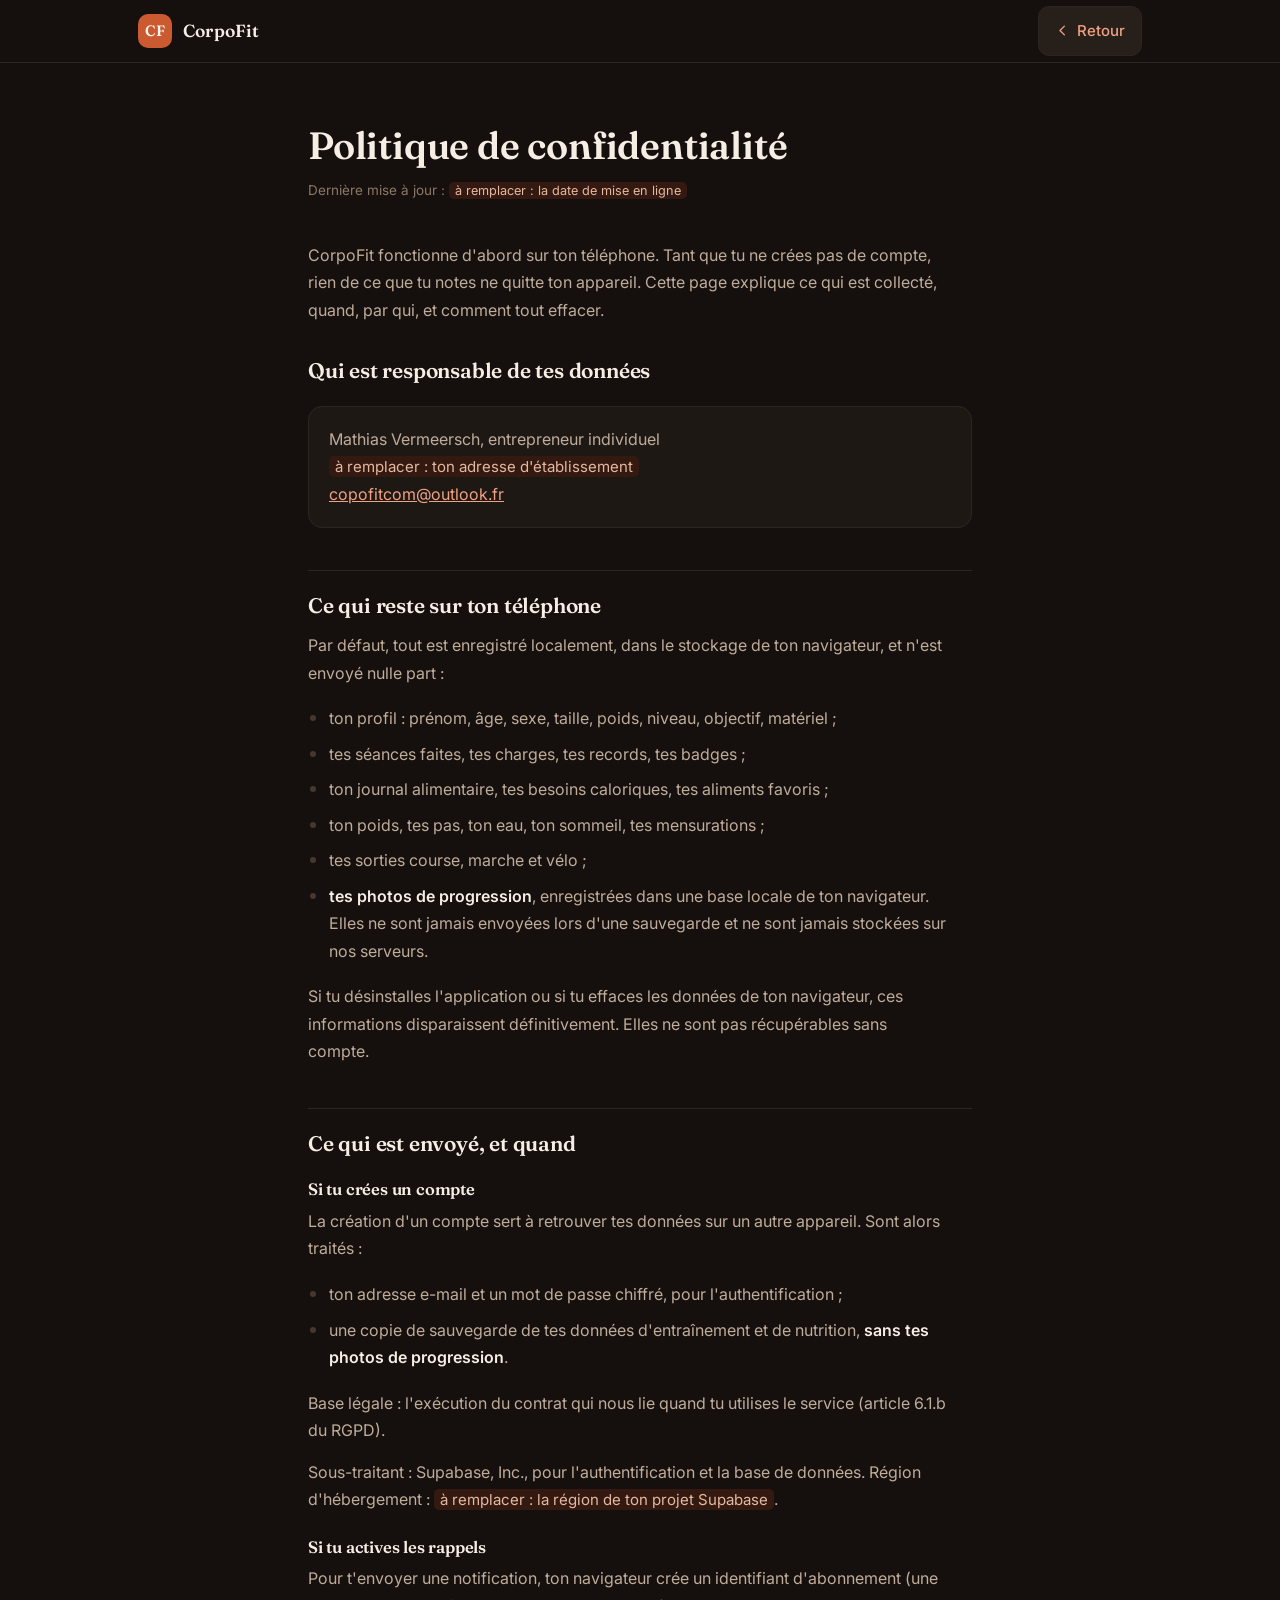
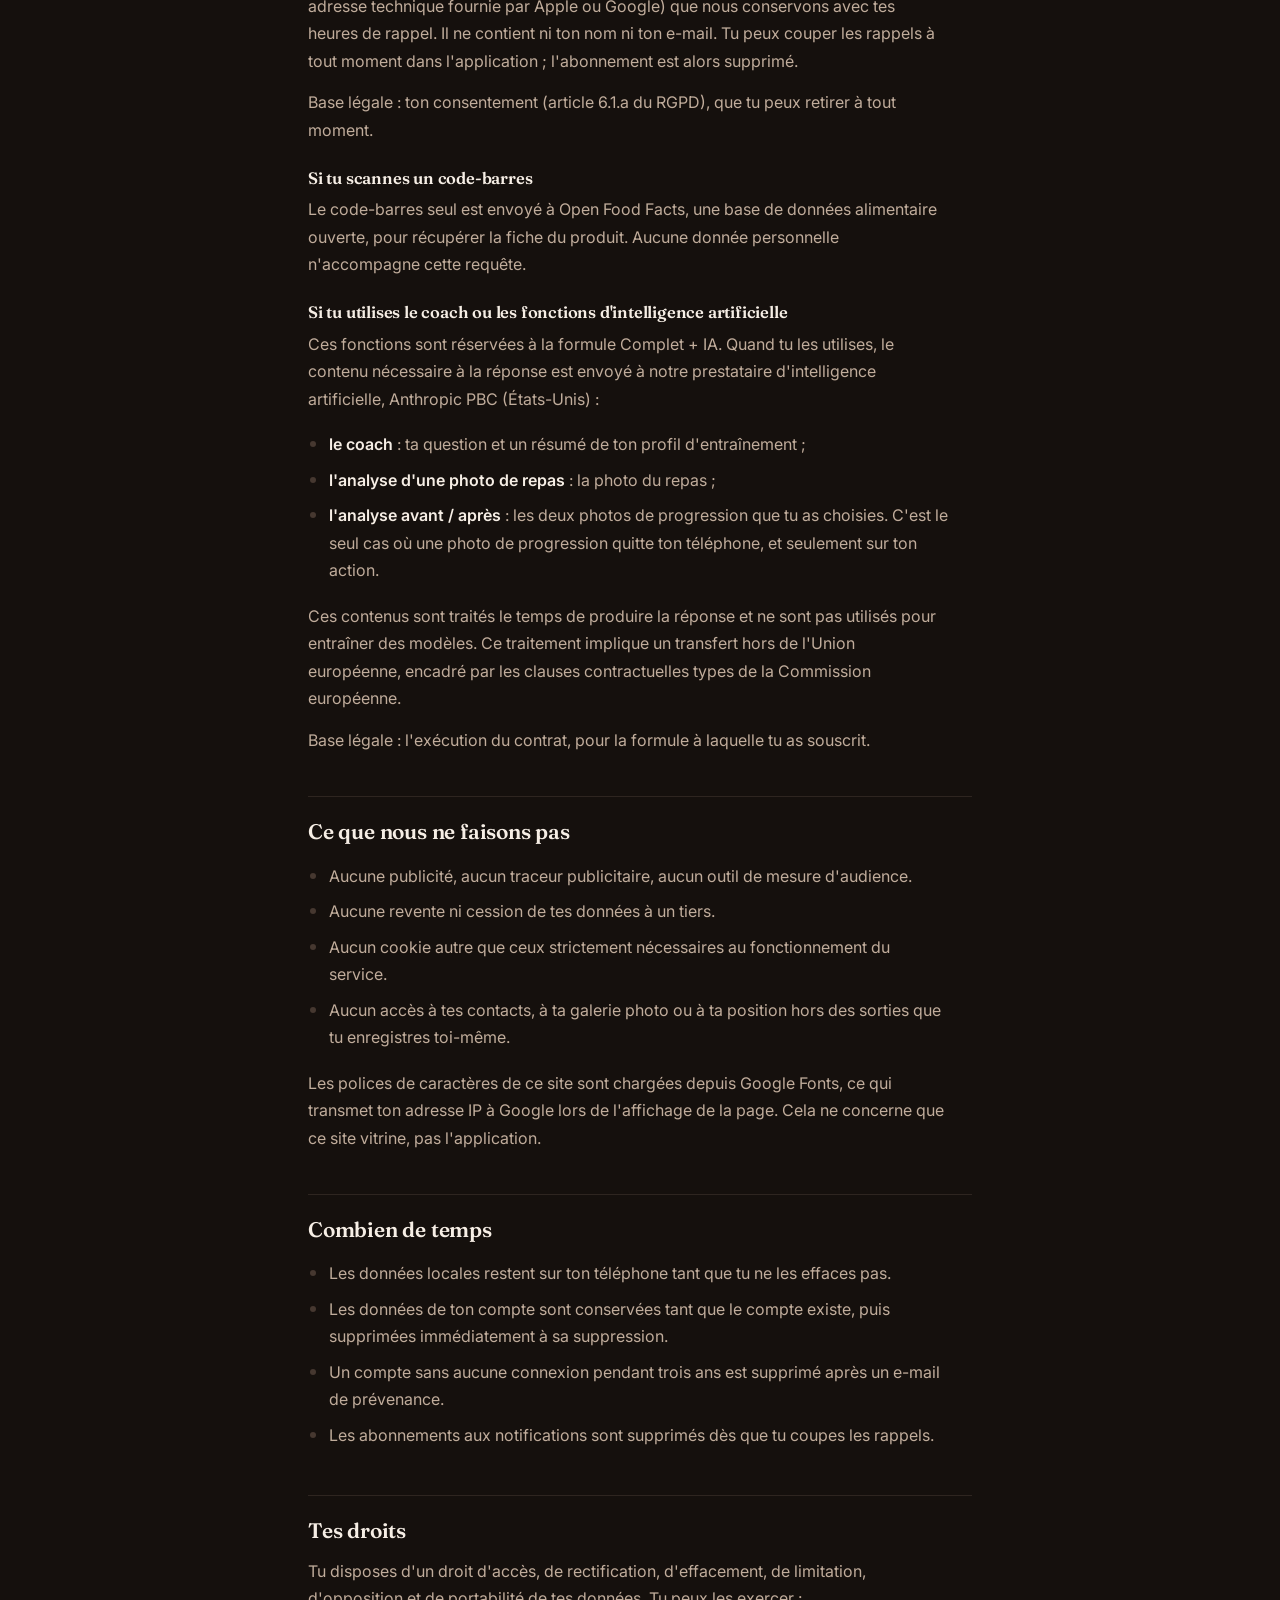
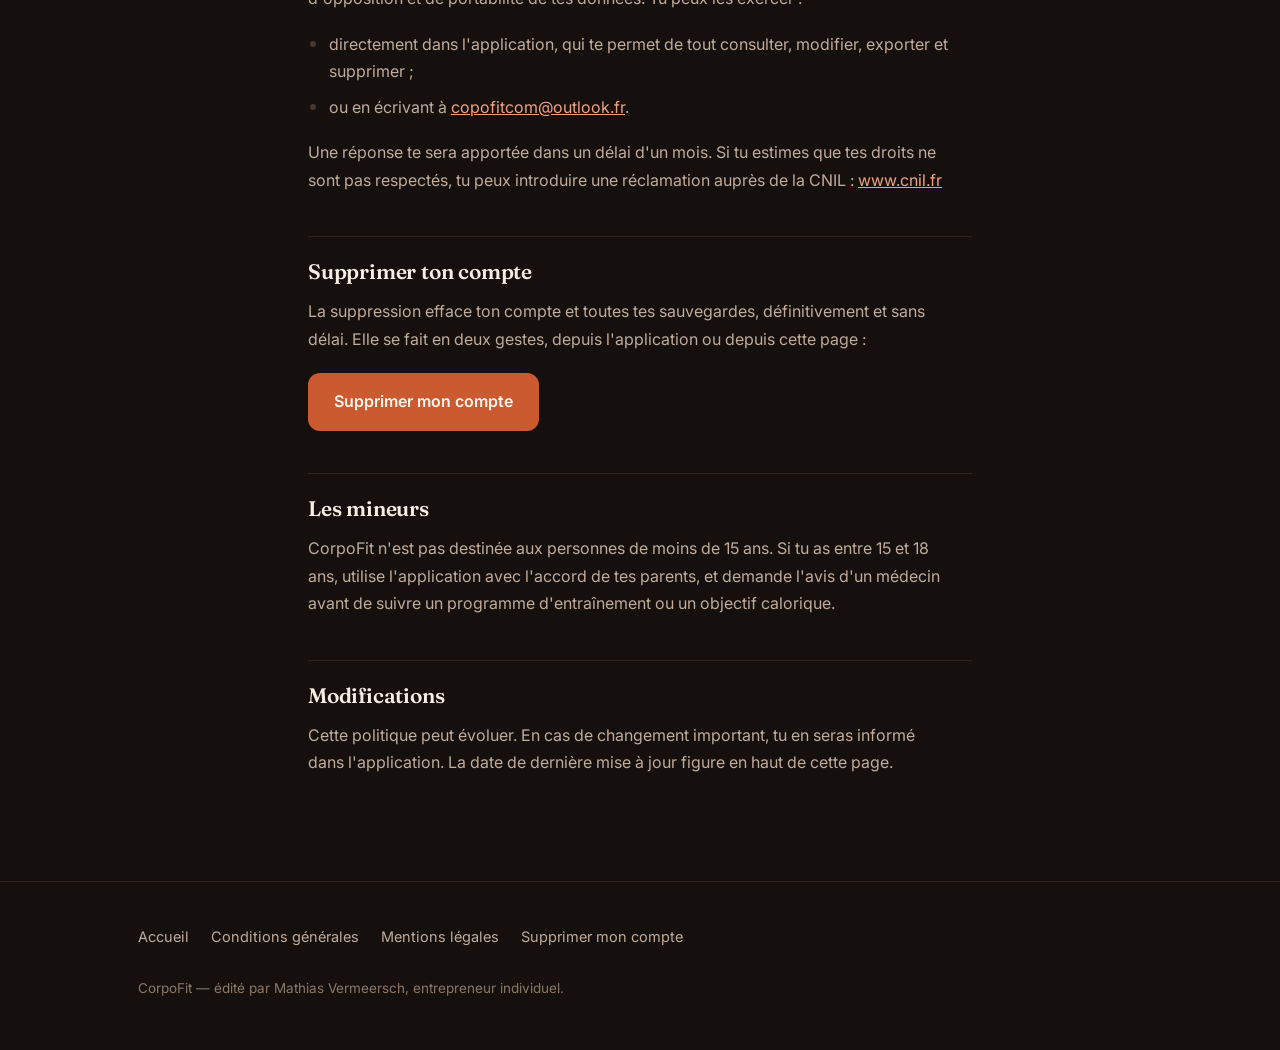
<file: confidentialite.html>
<!DOCTYPE html>
<html lang="fr">
<head>
<meta charset="utf-8">
<meta name="viewport" content="width=device-width,initial-scale=1,viewport-fit=cover">
<title>Politique de confidentialité — CorpoFit</title>
<meta name="description" content="Quelles données CorpoFit collecte, où elles vont, combien de temps elles restent et comment les supprimer.">
<meta name="theme-color" content="#15100D">
<link rel="preconnect" href="https://fonts.googleapis.com">
<link rel="preconnect" href="https://fonts.gstatic.com" crossorigin>
<link href="https://fonts.googleapis.com/css2?family=Fraunces:opsz,wght@9..144,600&family=Inter:wght@400;500;600&display=swap" rel="stylesheet">
<link rel="stylesheet" href="legal.css">
</head>
<body>

<header class="bar">
  <div class="wrap">
    <a class="marque" href="index.html"><span class="cf" aria-hidden="true">CF</span><b>CorpoFit</b></a>
    <a class="mini" href="index.html"><svg width="15" height="15" viewBox="0 0 24 24" fill="none" stroke="currentColor" stroke-width="2.2" stroke-linecap="round" stroke-linejoin="round" aria-hidden="true"><path d="M15 5l-7 7 7 7"/></svg>Retour</a>
  </div>
</header>

<main>
  <div class="wrap">

    <h1>Politique de confidentialité</h1>
    <p class="maj">Dernière mise à jour : <span class="trou">à remplacer : la date de mise en ligne</span></p>

    <p>CorpoFit fonctionne d'abord sur ton téléphone. Tant que tu ne crées pas de compte,
      rien de ce que tu notes ne quitte ton appareil. Cette page explique ce qui est
      collecté, quand, par qui, et comment tout effacer.</p>

    <h2>Qui est responsable de tes données</h2>
    <div class="enc">
      <p>Mathias Vermeersch, entrepreneur individuel<br>
        <span class="trou">à remplacer : ton adresse d'établissement</span><br>
        <a href="mailto:copofitcom@outlook.fr">copofitcom@outlook.fr</a></p>
    </div>

    <h2>Ce qui reste sur ton téléphone</h2>
    <p>Par défaut, tout est enregistré localement, dans le stockage de ton navigateur, et
      n'est envoyé nulle part :</p>
    <ul>
      <li>ton profil : prénom, âge, sexe, taille, poids, niveau, objectif, matériel ;</li>
      <li>tes séances faites, tes charges, tes records, tes badges ;</li>
      <li>ton journal alimentaire, tes besoins caloriques, tes aliments favoris ;</li>
      <li>ton poids, tes pas, ton eau, ton sommeil, tes mensurations ;</li>
      <li>tes sorties course, marche et vélo ;</li>
      <li><strong>tes photos de progression</strong>, enregistrées dans une base locale de ton
        navigateur. Elles ne sont jamais envoyées lors d'une sauvegarde et ne sont jamais
        stockées sur nos serveurs.</li>
    </ul>
    <p>Si tu désinstalles l'application ou si tu effaces les données de ton navigateur, ces
      informations disparaissent définitivement. Elles ne sont pas récupérables sans compte.</p>

    <h2>Ce qui est envoyé, et quand</h2>

    <h3>Si tu crées un compte</h3>
    <p>La création d'un compte sert à retrouver tes données sur un autre appareil. Sont alors
      traités :</p>
    <ul>
      <li>ton adresse e-mail et un mot de passe chiffré, pour l'authentification ;</li>
      <li>une copie de sauvegarde de tes données d'entraînement et de nutrition, <strong>sans
        tes photos de progression</strong>.</li>
    </ul>
    <p>Base légale : l'exécution du contrat qui nous lie quand tu utilises le service
      (article 6.1.b du RGPD).</p>
    <p>Sous-traitant : Supabase, Inc., pour l'authentification et la base de données.
      Région d'hébergement : <span class="trou">à remplacer : la région de ton projet Supabase</span>.</p>

    <h3>Si tu actives les rappels</h3>
    <p>Pour t'envoyer une notification, ton navigateur crée un identifiant d'abonnement
      (une adresse technique fournie par Apple ou Google) que nous conservons avec tes heures
      de rappel. Il ne contient ni ton nom ni ton e-mail. Tu peux couper les rappels à tout
      moment dans l'application ; l'abonnement est alors supprimé.</p>
    <p>Base légale : ton consentement (article 6.1.a du RGPD), que tu peux retirer à tout moment.</p>

    <h3>Si tu scannes un code-barres</h3>
    <p>Le code-barres seul est envoyé à Open Food Facts, une base de données alimentaire
      ouverte, pour récupérer la fiche du produit. Aucune donnée personnelle n'accompagne
      cette requête.</p>

    <h3>Si tu utilises le coach ou les fonctions d'intelligence artificielle</h3>
    <p>Ces fonctions sont réservées à la formule Complet + IA. Quand tu les utilises, le
      contenu nécessaire à la réponse est envoyé à notre prestataire d'intelligence
      artificielle, Anthropic PBC (États-Unis) :</p>
    <ul>
      <li><strong>le coach</strong> : ta question et un résumé de ton profil d'entraînement ;</li>
      <li><strong>l'analyse d'une photo de repas</strong> : la photo du repas ;</li>
      <li><strong>l'analyse avant / après</strong> : les deux photos de progression que tu as
        choisies. C'est le seul cas où une photo de progression quitte ton téléphone, et
        seulement sur ton action.</li>
    </ul>
    <p>Ces contenus sont traités le temps de produire la réponse et ne sont pas utilisés pour
      entraîner des modèles. Ce traitement implique un transfert hors de l'Union européenne,
      encadré par les clauses contractuelles types de la Commission européenne.</p>
    <p>Base légale : l'exécution du contrat, pour la formule à laquelle tu as souscrit.</p>

    <h2>Ce que nous ne faisons pas</h2>
    <ul>
      <li>Aucune publicité, aucun traceur publicitaire, aucun outil de mesure d'audience.</li>
      <li>Aucune revente ni cession de tes données à un tiers.</li>
      <li>Aucun cookie autre que ceux strictement nécessaires au fonctionnement du service.</li>
      <li>Aucun accès à tes contacts, à ta galerie photo ou à ta position hors des sorties
        que tu enregistres toi-même.</li>
    </ul>
    <p>Les polices de caractères de ce site sont chargées depuis Google Fonts, ce qui
      transmet ton adresse IP à Google lors de l'affichage de la page. Cela ne concerne que
      ce site vitrine, pas l'application.</p>

    <h2>Combien de temps</h2>
    <ul>
      <li>Les données locales restent sur ton téléphone tant que tu ne les effaces pas.</li>
      <li>Les données de ton compte sont conservées tant que le compte existe, puis
        supprimées immédiatement à sa suppression.</li>
      <li>Un compte sans aucune connexion pendant trois ans est supprimé après un e-mail
        de prévenance.</li>
      <li>Les abonnements aux notifications sont supprimés dès que tu coupes les rappels.</li>
    </ul>

    <h2>Tes droits</h2>
    <p>Tu disposes d'un droit d'accès, de rectification, d'effacement, de limitation,
      d'opposition et de portabilité de tes données. Tu peux les exercer :</p>
    <ul>
      <li>directement dans l'application, qui te permet de tout consulter, modifier,
        exporter et supprimer ;</li>
      <li>ou en écrivant à <a href="mailto:copofitcom@outlook.fr">copofitcom@outlook.fr</a>.</li>
    </ul>
    <p>Une réponse te sera apportée dans un délai d'un mois. Si tu estimes que tes droits ne
      sont pas respectés, tu peux introduire une réclamation auprès de la CNIL :
      <a href="https://www.cnil.fr" target="_blank" rel="noopener">www.cnil.fr</a></p>

    <h2>Supprimer ton compte</h2>
    <p>La suppression efface ton compte et toutes tes sauvegardes, définitivement et sans
      délai. Elle se fait en deux gestes, depuis l'application ou depuis cette page :</p>
    <p><a class="btn" href="suppression.html">Supprimer mon compte</a></p>

    <h2>Les mineurs</h2>
    <p>CorpoFit n'est pas destinée aux personnes de moins de 15 ans. Si tu as entre 15 et
      18 ans, utilise l'application avec l'accord de tes parents, et demande l'avis d'un
      médecin avant de suivre un programme d'entraînement ou un objectif calorique.</p>

    <h2>Modifications</h2>
    <p>Cette politique peut évoluer. En cas de changement important, tu en seras informé
      dans l'application. La date de dernière mise à jour figure en haut de cette page.</p>

  </div>
</main>

<footer>
  <div class="wrap">
    <nav aria-label="Pages légales">
      <a href="index.html">Accueil</a>
      <a href="cgu.html">Conditions générales</a>
      <a href="mentions.html">Mentions légales</a>
      <a href="suppression.html">Supprimer mon compte</a>
    </nav>
    <p>CorpoFit — édité par Mathias Vermeersch, entrepreneur individuel.</p>
  </div>
</footer>

</body>
</html>
</file>
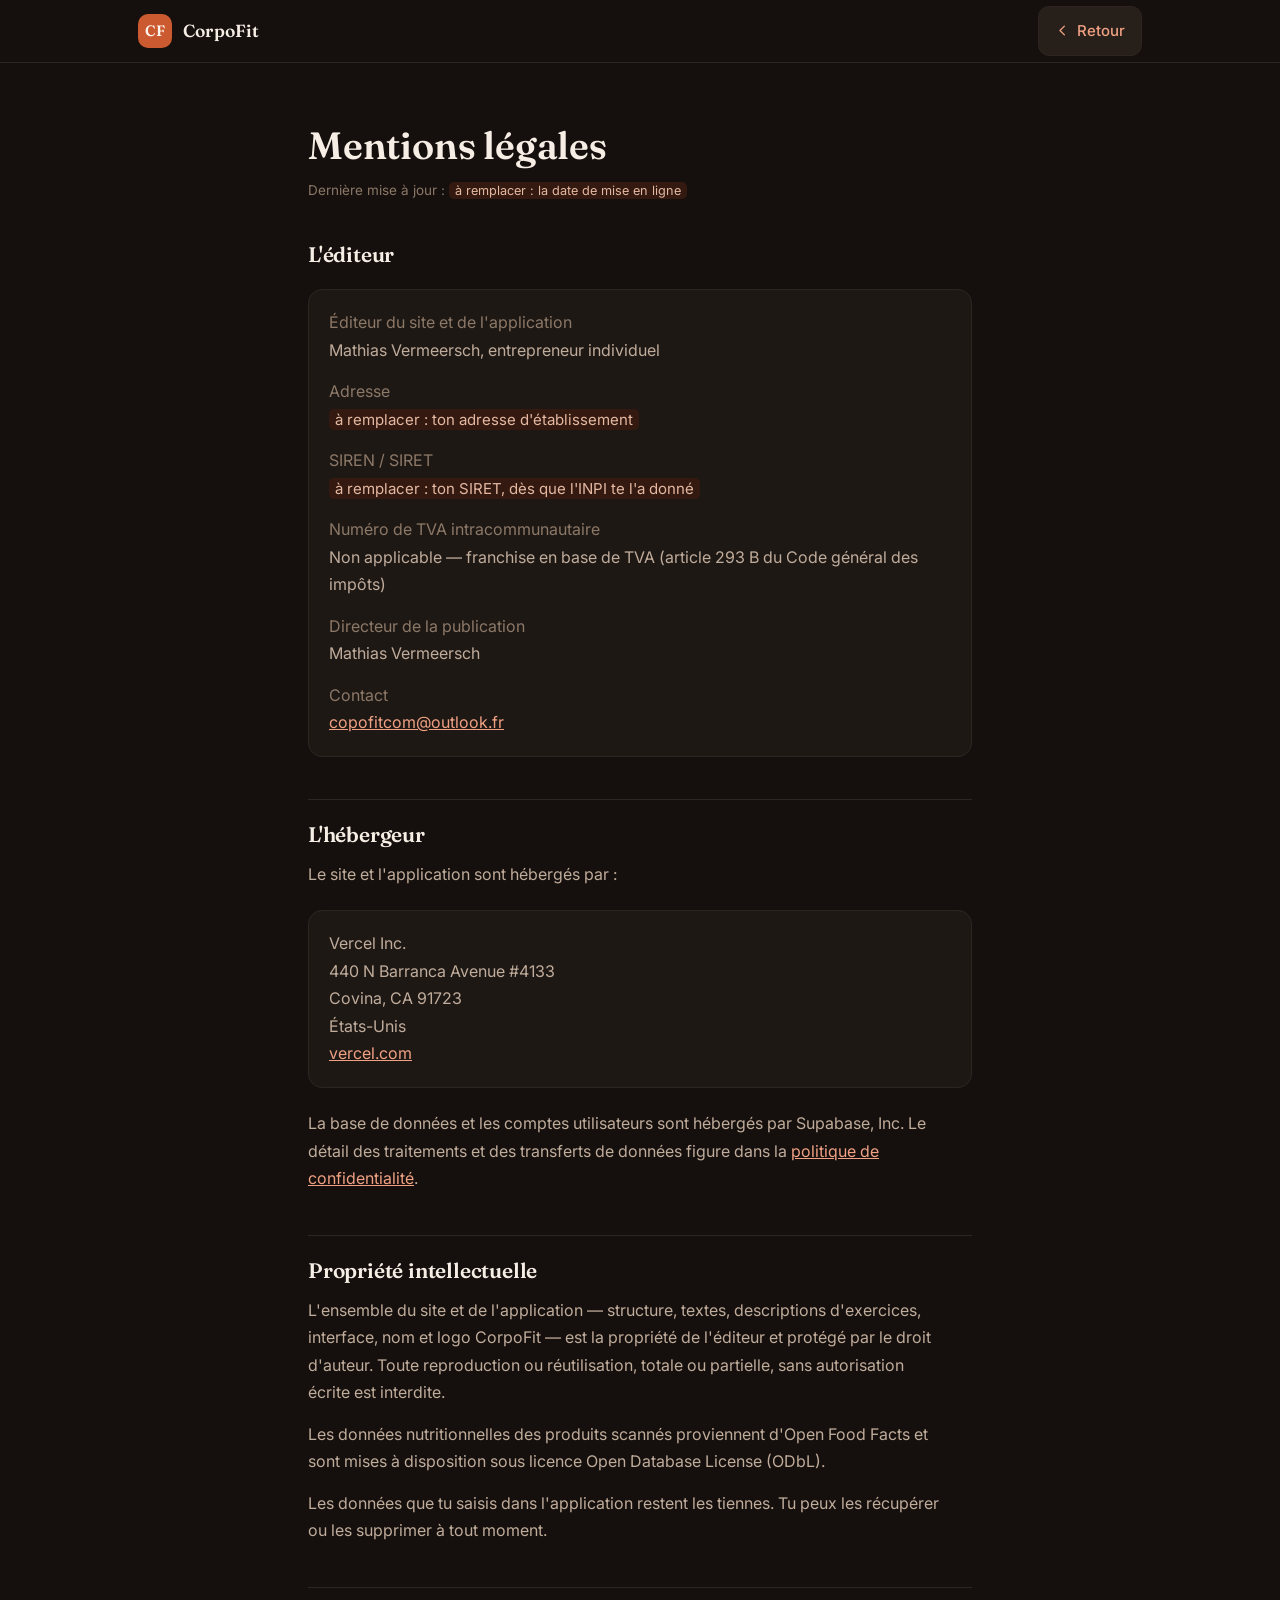
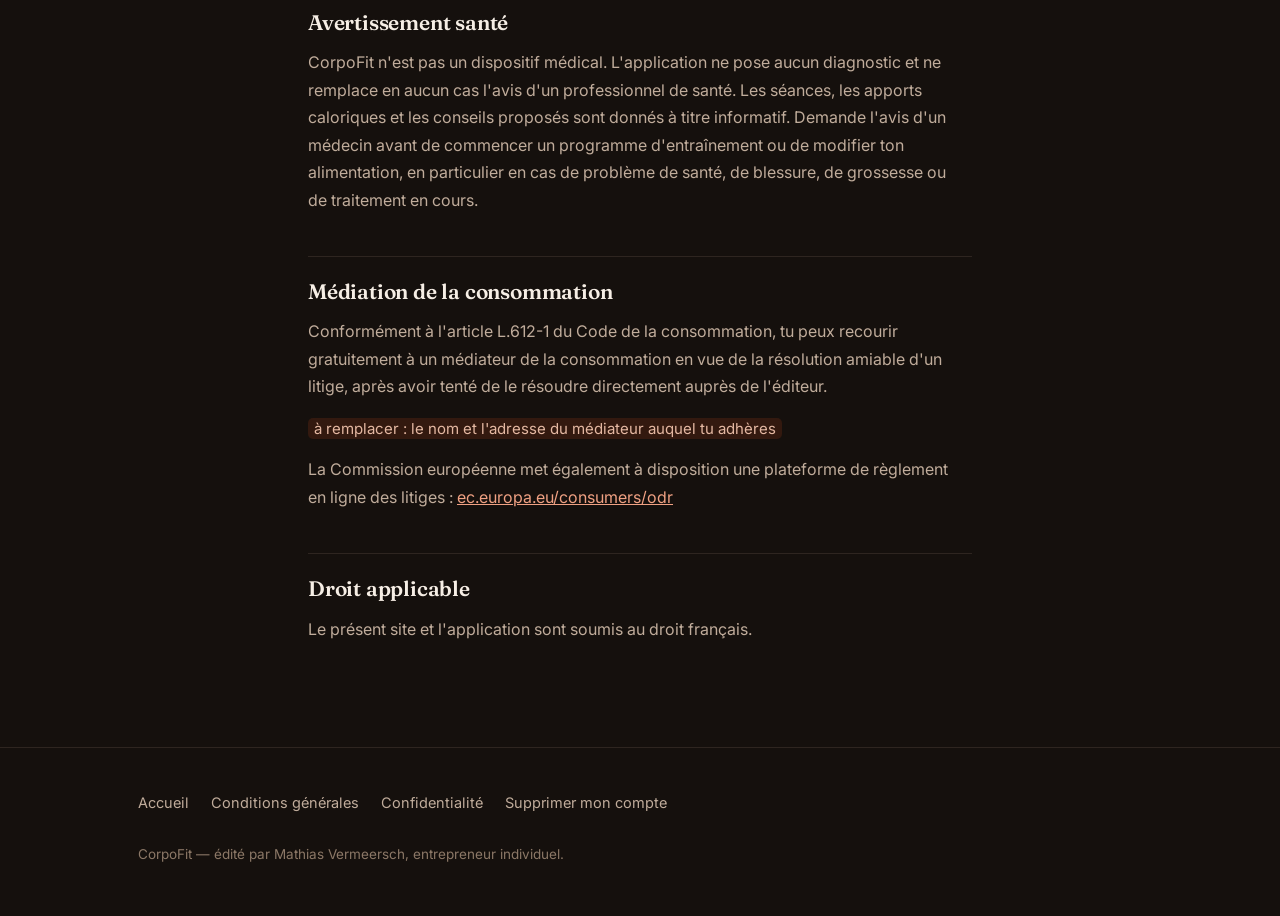
<file: mentions.html>
<!DOCTYPE html>
<html lang="fr">
<head>
<meta charset="utf-8">
<meta name="viewport" content="width=device-width,initial-scale=1,viewport-fit=cover">
<title>Mentions légales — CorpoFit</title>
<meta name="description" content="Éditeur, hébergeur et informations légales du site et de l'application CorpoFit.">
<meta name="robots" content="noindex">
<meta name="theme-color" content="#15100D">
<link rel="preconnect" href="https://fonts.googleapis.com">
<link rel="preconnect" href="https://fonts.gstatic.com" crossorigin>
<link href="https://fonts.googleapis.com/css2?family=Fraunces:opsz,wght@9..144,600&family=Inter:wght@400;500;600&display=swap" rel="stylesheet">
<link rel="stylesheet" href="legal.css">
</head>
<body>

<header class="bar">
  <div class="wrap">
    <a class="marque" href="index.html"><span class="cf" aria-hidden="true">CF</span><b>CorpoFit</b></a>
    <a class="mini" href="index.html"><svg width="15" height="15" viewBox="0 0 24 24" fill="none" stroke="currentColor" stroke-width="2.2" stroke-linecap="round" stroke-linejoin="round" aria-hidden="true"><path d="M15 5l-7 7 7 7"/></svg>Retour</a>
  </div>
</header>

<main>
  <div class="wrap">

    <h1>Mentions légales</h1>
    <p class="maj">Dernière mise à jour : <span class="trou">à remplacer : la date de mise en ligne</span></p>

    <h2>L'éditeur</h2>
    <div class="enc">
      <p><span class="cle">Éditeur du site et de l'application</span><br>
        Mathias Vermeersch, entrepreneur individuel</p>
      <p><span class="cle">Adresse</span><br>
        <span class="trou">à remplacer : ton adresse d'établissement</span></p>
      <p><span class="cle">SIREN / SIRET</span><br>
        <span class="trou">à remplacer : ton SIRET, dès que l'INPI te l'a donné</span></p>
      <p><span class="cle">Numéro de TVA intracommunautaire</span><br>
        Non applicable — franchise en base de TVA (article 293 B du Code général des impôts)</p>
      <p><span class="cle">Directeur de la publication</span><br>
        Mathias Vermeersch</p>
      <p><span class="cle">Contact</span><br>
        <a href="mailto:copofitcom@outlook.fr">copofitcom@outlook.fr</a></p>
    </div>

    <h2>L'hébergeur</h2>
    <p>Le site et l'application sont hébergés par :</p>
    <div class="enc">
      <p>Vercel Inc.<br>
        440 N Barranca Avenue #4133<br>
        Covina, CA 91723<br>
        États-Unis<br>
        <a href="https://vercel.com" target="_blank" rel="noopener">vercel.com</a></p>
    </div>
    <p>La base de données et les comptes utilisateurs sont hébergés par Supabase, Inc.
      Le détail des traitements et des transferts de données figure dans la
      <a href="confidentialite.html">politique de confidentialité</a>.</p>

    <h2>Propriété intellectuelle</h2>
    <p>L'ensemble du site et de l'application — structure, textes, descriptions d'exercices,
      interface, nom et logo CorpoFit — est la propriété de l'éditeur et protégé par le droit
      d'auteur. Toute reproduction ou réutilisation, totale ou partielle, sans autorisation
      écrite est interdite.</p>
    <p>Les données nutritionnelles des produits scannés proviennent d'Open Food Facts et sont
      mises à disposition sous licence Open Database License (ODbL).</p>
    <p>Les données que tu saisis dans l'application restent les tiennes. Tu peux les récupérer
      ou les supprimer à tout moment.</p>

    <h2>Avertissement santé</h2>
    <p>CorpoFit n'est pas un dispositif médical. L'application ne pose aucun diagnostic et ne
      remplace en aucun cas l'avis d'un professionnel de santé. Les séances, les apports
      caloriques et les conseils proposés sont donnés à titre informatif. Demande l'avis d'un
      médecin avant de commencer un programme d'entraînement ou de modifier ton alimentation,
      en particulier en cas de problème de santé, de blessure, de grossesse ou de traitement
      en cours.</p>

    <h2>Médiation de la consommation</h2>
    <p>Conformément à l'article L.612-1 du Code de la consommation, tu peux recourir gratuitement
      à un médiateur de la consommation en vue de la résolution amiable d'un litige, après avoir
      tenté de le résoudre directement auprès de l'éditeur.</p>
    <p><span class="trou">à remplacer : le nom et l'adresse du médiateur auquel tu adhères</span></p>
    <p>La Commission européenne met également à disposition une plateforme de règlement en ligne
      des litiges : <a href="https://ec.europa.eu/consumers/odr" target="_blank" rel="noopener">ec.europa.eu/consumers/odr</a></p>

    <h2>Droit applicable</h2>
    <p>Le présent site et l'application sont soumis au droit français.</p>

  </div>
</main>

<footer>
  <div class="wrap">
    <nav aria-label="Pages légales">
      <a href="index.html">Accueil</a>
      <a href="cgu.html">Conditions générales</a>
      <a href="confidentialite.html">Confidentialité</a>
      <a href="suppression.html">Supprimer mon compte</a>
    </nav>
    <p>CorpoFit — édité par Mathias Vermeersch, entrepreneur individuel.</p>
  </div>
</footer>

</body>
</html>
</file>
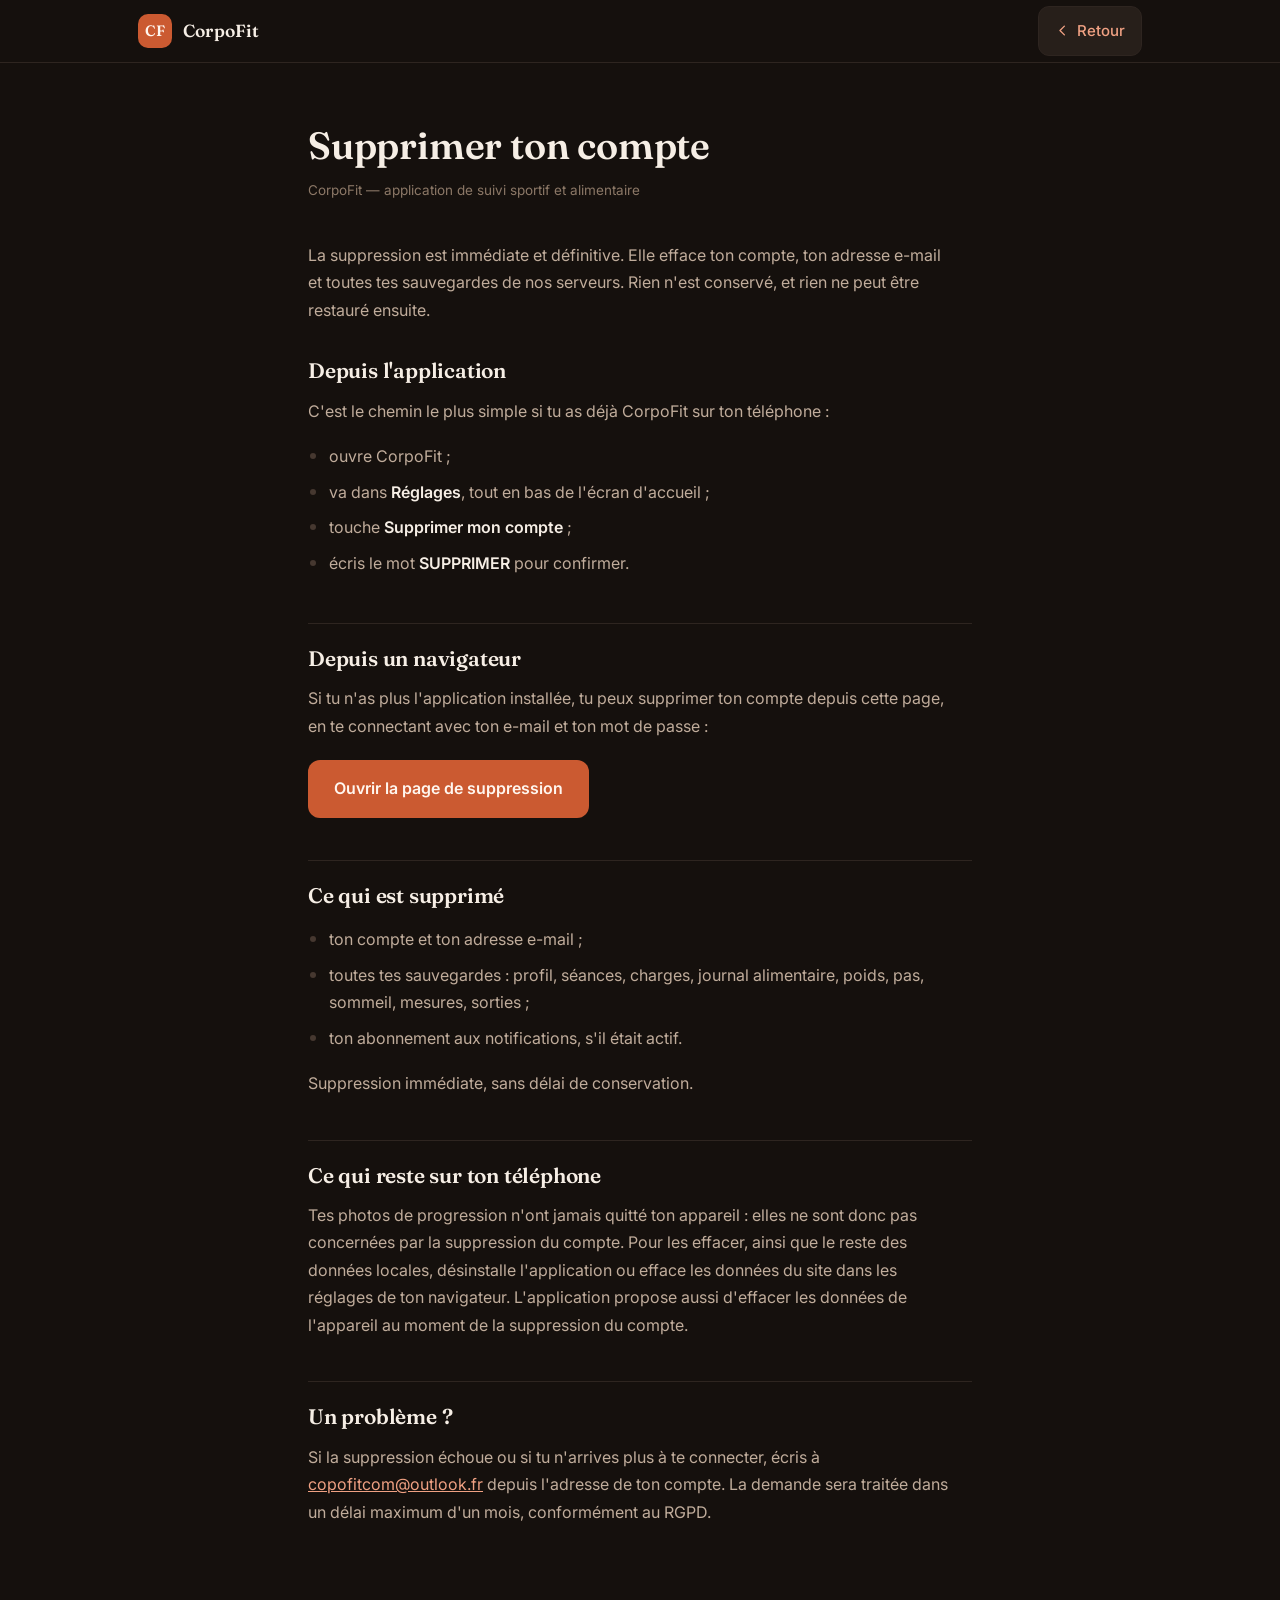
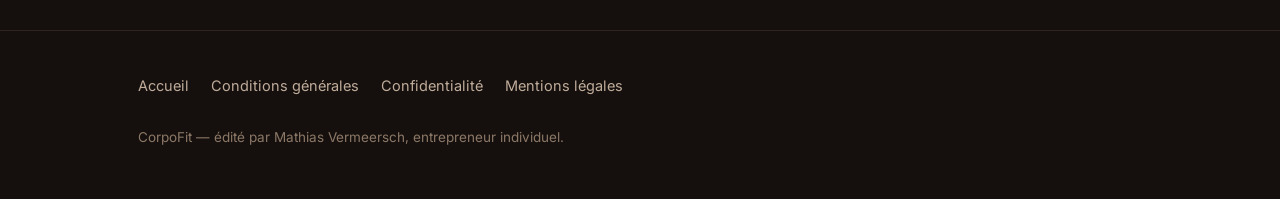
<file: suppression.html>
<!DOCTYPE html>
<html lang="fr">
<head>
<meta charset="utf-8">
<meta name="viewport" content="width=device-width,initial-scale=1,viewport-fit=cover">
<title>Supprimer mon compte — CorpoFit</title>
<meta name="description" content="Comment supprimer définitivement ton compte CorpoFit et toutes tes données, depuis l'application ou depuis le navigateur.">
<meta name="theme-color" content="#15100D">
<link rel="preconnect" href="https://fonts.googleapis.com">
<link rel="preconnect" href="https://fonts.gstatic.com" crossorigin>
<link href="https://fonts.googleapis.com/css2?family=Fraunces:opsz,wght@9..144,600&family=Inter:wght@400;500;600&display=swap" rel="stylesheet">
<link rel="stylesheet" href="legal.css">
</head>
<body>

<header class="bar">
  <div class="wrap">
    <a class="marque" href="index.html"><span class="cf" aria-hidden="true">CF</span><b>CorpoFit</b></a>
    <a class="mini" href="index.html"><svg width="15" height="15" viewBox="0 0 24 24" fill="none" stroke="currentColor" stroke-width="2.2" stroke-linecap="round" stroke-linejoin="round" aria-hidden="true"><path d="M15 5l-7 7 7 7"/></svg>Retour</a>
  </div>
</header>

<main>
  <div class="wrap">

    <h1>Supprimer ton compte</h1>
    <p class="maj">CorpoFit — application de suivi sportif et alimentaire</p>

    <p>La suppression est immédiate et définitive. Elle efface ton compte, ton adresse e-mail
      et toutes tes sauvegardes de nos serveurs. Rien n'est conservé, et rien ne peut être
      restauré ensuite.</p>

    <h2>Depuis l'application</h2>
    <p>C'est le chemin le plus simple si tu as déjà CorpoFit sur ton téléphone :</p>
    <ul>
      <li>ouvre CorpoFit ;</li>
      <li>va dans <strong>Réglages</strong>, tout en bas de l'écran d'accueil ;</li>
      <li>touche <strong>Supprimer mon compte</strong> ;</li>
      <li>écris le mot <strong>SUPPRIMER</strong> pour confirmer.</li>
    </ul>

    <h2>Depuis un navigateur</h2>
    <p>Si tu n'as plus l'application installée, tu peux supprimer ton compte depuis cette
      page, en te connectant avec ton e-mail et ton mot de passe :</p>
    <p><a class="btn" href="https://corpofit-indol.vercel.app/suppression.html">Ouvrir la page de suppression</a></p>

    <h2>Ce qui est supprimé</h2>
    <ul>
      <li>ton compte et ton adresse e-mail ;</li>
      <li>toutes tes sauvegardes : profil, séances, charges, journal alimentaire, poids,
        pas, sommeil, mesures, sorties ;</li>
      <li>ton abonnement aux notifications, s'il était actif.</li>
    </ul>
    <p>Suppression immédiate, sans délai de conservation.</p>

    <h2>Ce qui reste sur ton téléphone</h2>
    <p>Tes photos de progression n'ont jamais quitté ton appareil : elles ne sont donc pas
      concernées par la suppression du compte. Pour les effacer, ainsi que le reste des
      données locales, désinstalle l'application ou efface les données du site dans les
      réglages de ton navigateur. L'application propose aussi d'effacer les données de
      l'appareil au moment de la suppression du compte.</p>

    <h2>Un problème ?</h2>
    <p>Si la suppression échoue ou si tu n'arrives plus à te connecter, écris à
      <a href="mailto:copofitcom@outlook.fr">copofitcom@outlook.fr</a> depuis l'adresse de ton
      compte. La demande sera traitée dans un délai maximum d'un mois, conformément au RGPD.</p>

  </div>
</main>

<footer>
  <div class="wrap">
    <nav aria-label="Pages légales">
      <a href="index.html">Accueil</a>
      <a href="cgu.html">Conditions générales</a>
      <a href="confidentialite.html">Confidentialité</a>
      <a href="mentions.html">Mentions légales</a>
    </nav>
    <p>CorpoFit — édité par Mathias Vermeersch, entrepreneur individuel.</p>
  </div>
</footer>

</body>
</html>
</file>
<file: legal.css>
/* La feuille de style commune aux pages légales. */

:root{
  --bg:#15100D; --surface:#1E1815; --surface-2:#271F1A;
  --border:#2E2520; --border-2:#463830;
  --accent:#CB5A31; --accent-ink:#F0A183; --accent-soft:#33190F;
  --text:#F6EEE5; --text-2:#C0AC9B; --text-3:#8C7867;
  --btn-txt:#FFF6EF;
  --gut:16px;
}
*{box-sizing:border-box;}
html{-webkit-text-size-adjust:100%;}
body{
  margin:0; background:var(--bg); color:var(--text-2);
  font-family:'Inter',-apple-system,BlinkMacSystemFont,'Segoe UI',Roboto,sans-serif;
  font-size:16px; line-height:1.72; -webkit-font-smoothing:antialiased;
  overflow-x:hidden;
}
h1,h2,h3{font-family:'Fraunces',Georgia,serif; font-weight:600; line-height:1.2; color:var(--text); margin:0; letter-spacing:-.2px;}
p,ul,ol{margin:0;}
a{color:var(--accent-ink);}
a:hover{color:var(--text);}
:focus-visible{outline:2px solid var(--accent-ink); outline-offset:3px; border-radius:4px;}

.wrap{max-width:720px; margin:0 auto; padding:0 var(--gut);}

/* en-tête */
.bar{border-bottom:1px solid var(--border);}
.bar .wrap{display:flex; align-items:center; justify-content:space-between; height:62px; max-width:1060px;}
.marque{display:flex; align-items:center; gap:11px; text-decoration:none; color:var(--text); min-height:44px;}
.cf{width:34px; height:34px; border-radius:10px; background:var(--accent); display:flex; align-items:center; justify-content:center;
    font-family:'Fraunces',Georgia,serif; font-weight:600; font-size:15px; color:#FFF6EF; flex:0 0 auto;}
.marque b{font-family:'Fraunces',Georgia,serif; font-weight:600; font-size:17.5px; letter-spacing:.2px;}
.bar .mini{display:flex; align-items:center; gap:7px; font-size:15px; font-weight:500;
  color:var(--accent-ink); text-decoration:none; padding:11px 16px; min-height:44px;
  background:var(--surface-2); border:1px solid var(--border); border-radius:11px;}
.bar .mini:hover{background:var(--surface); color:var(--text);}
.bar .mini svg{flex:0 0 auto;}

/* corps */
main{padding:46px 0 72px;}
h1{font-size:clamp(27px,6.6vw,38px); margin-bottom:10px;}
.maj{color:var(--text-3); font-size:13.5px; margin-bottom:40px;}
h2{font-size:21px; margin:42px 0 14px; padding-top:22px; border-top:1px solid var(--border);}
h2:first-of-type{border-top:0; padding-top:0; margin-top:34px;}
h3{font-size:16.5px; margin:24px 0 8px;}
main p{margin-bottom:14px; max-width:40em;}
main ul{padding-left:0; list-style:none; margin-bottom:14px; max-width:40em;}
main li{position:relative; padding:4px 0 4px 21px;}
main li::before{content:''; position:absolute; left:2px; top:14px; width:6px; height:6px; border-radius:50%; background:var(--border-2);}
strong{color:var(--text); font-weight:600;}
.enc{background:var(--surface); border:1px solid var(--border); border-radius:14px; padding:19px 20px; margin:22px 0;}
.enc p:last-child{margin-bottom:0;}
.cle{color:var(--text-3);}
.btn{display:inline-block; background:var(--accent); color:var(--btn-txt); text-decoration:none;
     font-size:16px; font-weight:600; padding:15px 26px; border-radius:12px; min-height:44px; margin-top:6px;}
.btn:hover{background:#D9663B; color:var(--btn-txt);}
.trou{color:#E4B8A2; background:var(--accent-soft); border-radius:5px; padding:1px 6px; font-size:.94em;}

/* pied */
footer{border-top:1px solid var(--border); padding:32px 0 50px; color:var(--text-3); font-size:13.5px;}
footer .wrap{max-width:1060px;}
footer nav{display:flex; flex-wrap:wrap; gap:6px 22px; margin-bottom:16px;}
footer nav a{color:var(--text-2); text-decoration:none; font-size:14.5px; padding:11px 0; display:inline-flex; align-items:center; min-height:44px;}
footer nav a:hover{color:var(--text); text-decoration:underline;}

@media (min-width:760px){
  :root{--gut:28px;}
  main{padding:60px 0 90px;}
}
</file>
